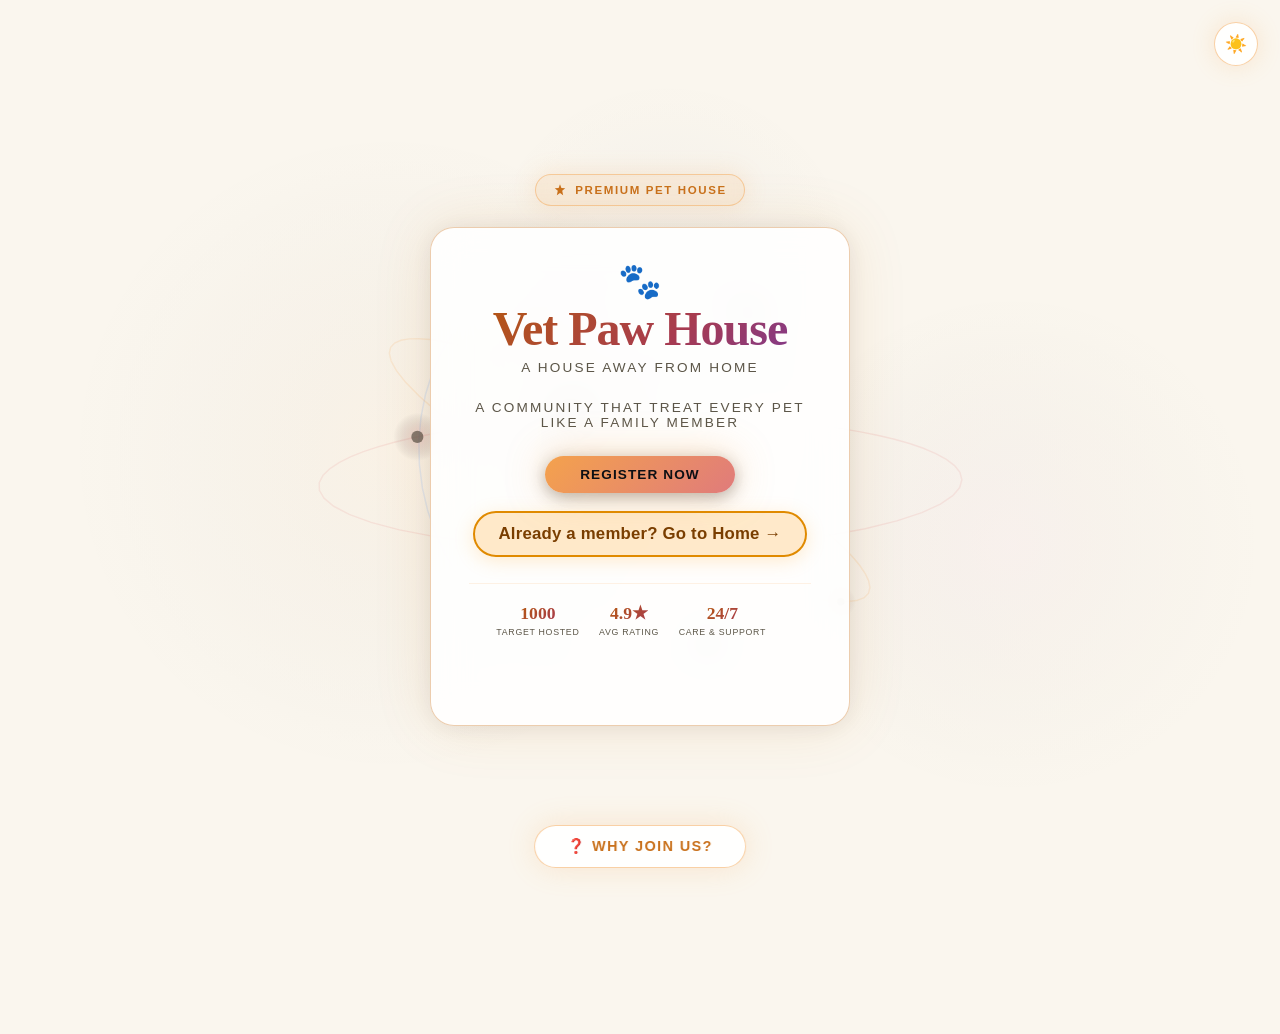
<file: index.html>
<!DOCTYPE html>
<html lang="en">
<head>
    <meta charset="UTF-8">
    <meta name="viewport" content="width=device-width, initial-scale=1.0">
    <title>Vet Paw House</title>
    <link rel="stylesheet" href="index.css">
    <style>
      .link-already-member {
        display: inline-flex;
        align-items: center;
        gap: 8px;
        margin-top: 18px;
        padding: 11px 24px;
        font-size: 1.05rem;
        font-weight: 600;
        letter-spacing: 0.2px;
        color: #fff;
        text-decoration: none;
        border-radius: 999px;
        border: 2px solid #ffb347;
        background: rgba(255, 179, 71, 0.18);
        box-shadow: 0 0 0 0 rgba(255, 179, 71, 0.55), 0 4px 18px rgba(255, 179, 71, 0.25);
        text-shadow: 0 1px 3px rgba(0, 0, 0, 0.45);
        animation: memberPulse 2.4s ease-out infinite;
        transition: background 0.2s ease, color 0.2s ease, transform 0.2s ease, box-shadow 0.2s ease;
      }
      .link-already-member:hover,
      .link-already-member:focus-visible {
        background: #ffb347;
        color: #1c1408;
        text-shadow: none;
        transform: translateY(-2px);
        box-shadow: 0 8px 24px rgba(255, 179, 71, 0.45);
        animation: none;
        outline: none;
      }
      [data-theme="light"] .link-already-member {
        color: #7a3e00;
        background: rgba(255, 179, 71, 0.28);
        border-color: #e08a00;
        text-shadow: none;
      }
      [data-theme="light"] .link-already-member:hover,
      [data-theme="light"] .link-already-member:focus-visible {
        background: #e08a00;
        color: #fff;
      }
      @keyframes memberPulse {
        0%   { box-shadow: 0 0 0 0 rgba(255, 179, 71, 0.55), 0 4px 18px rgba(255, 179, 71, 0.25); }
        70%  { box-shadow: 0 0 0 12px rgba(255, 179, 71, 0), 0 4px 18px rgba(255, 179, 71, 0.25); }
        100% { box-shadow: 0 0 0 0 rgba(255, 179, 71, 0), 0 4px 18px rgba(255, 179, 71, 0.25); }
      }
      @media (prefers-reduced-motion: reduce) {
        .link-already-member { animation: none; }
      }
      /* footer — same links as the home page, Terms and Privacy pages */
      .site-footer {
        position: relative; z-index: 2; text-align: center;
        padding: 1.6rem 1rem 4.5rem; font-size: 0.85rem; color: var(--link-muted);
      }
      .site-footer p + p { margin-top: 0.4rem; }
      .site-footer a { color: var(--link-muted); text-decoration: none; margin: 0 0.35rem; transition: color 0.2s ease; }
      .site-footer a:hover { color: var(--link-muted-hover); text-decoration: underline; }
    </style>
</head>
<body>
 
  <!-- STEP 2: MAIN LANDING BACKGROUND & CONTENT -->
  <canvas id="bg-canvas"></canvas>

  <!-- Light / Dark mode toggle -->
  <button class="theme-toggle" id="themeToggle" onclick="toggleTheme()" aria-label="Toggle light/dark mode">🌙</button>
 
  <div class="page">
    <section class="hero">
      
      <div class="premium-badge">
        <svg viewBox="0 0 24 24" fill="currentColor"><path d="M12 2l2.4 6.6L21 9l-5.2 4.4L17.4 21 12 17.3 6.6 21l1.6-7.6L3 9l6.6-.4L12 2z"/></svg>
        Premium Pet House
      </div>
   
      <div class="hero-glass">
        <div class="paw-icon">🐾</div>
        <h1 class="brand">Vet Paw House</h1>
        <p class="tagline">A House Away From Home</p>
        <p class="tagline">a community that treat every pet like a family member</p>
        <a href="registration.html" class="btn-register">Register Now</a>
        <a href="home.html" class="link-already-member">Already a member? Go to Home →</a>
   
        <div class="stats-strip">
          <div class="stat-item">
            <div class="stat-num">1000</div>
            <div class="stat-label">target Hosted</div>
          </div>
          <div class="stat-item">
            <div class="stat-num">4.9★</div>
            <div class="stat-label">Avg Rating</div>
          </div>
          <div class="stat-item">
            <div class="stat-num">24/7</div>
            <div class="stat-label">Care & Support</div>
          </div>
          <!--<div class="stat-item">
            <div class="stat-num">12 yrs</div>
            <div class="stat-label">Of Experience</div>
          </div> -->
          <br>
          <br>
          <br> 
          <br>
          <br>        
        </div>
      </div>
    </section>
  </div>
   

   
  <!-- Why Join Us Button -->  
  <div class="why-btn-wrap">    
    <button class="btn-why" onclick="openModal()">❓ Why Join Us?</button>    
  </div>
   
  <!-- Why Join Modal -->
  <div class="modal-overlay" id="modal" onclick="closeModalOutside(event)">
    <div class="modal">
      <h2>What You Get With Vet Paw House 🐾</h2>
      <div class="reason">
        <div class="reason-icon">💉</div>
        <div>
          <h3>Vaccination Schedule</h3>
          <p>Your pet's full vaccination schedule in one place — see what's done, what's due, and what was missed.</p>
        </div>
      </div>
      <div class="reason">
        <div class="reason-icon">📲</div>
        <div>
          <h3>Vaccine Reminders on WhatsApp</h3>
          <p>Never miss a shot — we send a WhatsApp reminder before every upcoming vaccination date.</p>
        </div>
      </div>
      <div class="reason">
        <div class="reason-icon">🪱</div>
        <div>
          <h3>Deworming Schedule</h3>
          <p>Stay on top of routine deworming with a clear schedule tailored to your pet's needs.</p>
        </div>
      </div>
      <div class="reason">
        <div class="reason-icon">💬</div>
        <div>
          <h3>Deworming Reminders on WhatsApp</h3>
          <p>Get a WhatsApp reminder before each deworming date so treatments are never late.</p>
        </div>
      </div>
      <div class="reason">
        <div class="reason-icon">⚖️</div>
        <div>
          <h3>Monthly Body Condition Score (BCS)</h3>
          <p>Track your pet's weight and body condition every month to catch health changes early.</p>
        </div>
      </div>
      <div class="reason">
        <div class="reason-icon">📸</div>
        <div>
          <h3>Memory Gallery</h3>
          <p>A private gallery to hold every photo and milestone from your pet's stay with us.</p>
        </div>
      </div>
      <div class="reason">
        <div class="reason-icon">🪪</div>
        <div>
          <h3>Pet ID Card</h3>
          <p>A digital ID card for your pet with their photo, name, breed, age, and your contact details.</p>
        </div>
      </div>
      <div class="reason">
        <div class="reason-icon">📱</div>
        <div>
          <h3>QR Code Scanner</h3>
          <p>Every pet gets a QR code — scan it to open your pet's profile instantly, even from a collar tag.</p>
        </div>
      </div>
      <div class="reason">
        <div class="reason-icon">⬇️</div>
        <div>
          <h3>Downloadable ID Card &amp; QR Code</h3>
          <p>Download your pet's ID card and QR code as images to print, share, or keep on your phone.</p>
        </div>
      </div>
      <div class="reason">
        <div class="reason-icon">🔒</div>
        <div>
          <h3>Secure Document Locker</h3>
          <p>Keep vet records, prescriptions, and certificates safe in one encrypted, always-accessible place.</p>
        </div>
      </div>
      <div class="reason">
        <div class="reason-icon">🎧</div>
        <div>
          <h3>DELTA:the Vet Paw House Marketplace <span class="launched-badge">DELTA series — launched</span></h3>
          <p>DELTA: buy and sell pet gear directly with other pet owners in our community marketplace.</p>
        </div>
      </div>
      <div class="reason">
        <div class="reason-icon">🛂</div>
        <div>
          <h3>BETA WAVES:Digital Pet Passport <span class="coming-soon-badge">Coming Soon</span></h3>
          <p>One digital ID for your pet's health history, travel records, and identity — always with you.</p>
        </div>
      </div>
      <div class="reason">
        <div class="reason-icon">🛍️</div>
        <div>
          <h3>Audio Call With Experts <span class="launched-badge">live now</span></h3>
          <p>Talk directly with vets and pet-care experts for guidance whenever you need it.</p>
        </div>
      </div>
      <button class="modal-close" onclick="closeModal()">Got It — Register Now 🐾</button>
    </div>
  </div>
   
  <footer class="site-footer">
    <p>© <span id="footerYear"></span> Vet Paw House. All rights reserved.</p>
    <p><a href="terms.html">Terms &amp; Conditions</a> · <a href="privacy.html">Privacy Policy</a> · <a href="home.html">Home</a></p>
  </footer>

  <script>
    // System to trigger transition between welcome screen and landing page
    function dismissWelcome() {
      document.getElementById('welcomeIntro').classList.add('dismissed');
    }

    const canvas = document.getElementById('bg-canvas');
    const ctx    = canvas.getContext('2d');
     
    let W, H;
    const FOCAL = 560;

    // Read the current theme's canvas colors from CSS variables so the
    // background particle field matches light/dark mode.
    function themeColor(varName, fallback) {
      const v = getComputedStyle(document.documentElement).getPropertyValue(varName).trim();
      return v || fallback;
    }
    function hexToRgb(hex) {
      const h = hex.replace('#','');
      const n = h.length === 3
        ? h.split('').map(c => c + c).join('')
        : h;
      const num = parseInt(n, 16);
      return [(num >> 16) & 255, (num >> 8) & 255, num & 255];
    }
     
    const COLS = [
      [244,162, 77],
      [224,123,123],
      [201,111,208],
      [100,160,255],
    ];
     
    function resize() {
      W = canvas.width  = window.innerWidth;
      H = canvas.height = window.innerHeight;
    }
     
    function mkRing(i) {
      const col = COLS[i % COLS.length];
      return {
        radius: 180 + i * 70,
        tilt:   (i * 0.6) + Math.random() * 0.4,
        spin:   (Math.random() - .5) * 0.012 + 0.004,
        rot:    Math.random() * Math.PI * 2,
        points: 64,
        col,
        nodeOffset: Math.random() * Math.PI * 2,
      };
    }
     
    let rings = [];
    function init() {
      rings = Array.from({length: 6}, (_, i) => mkRing(i));
    }
     
    let mouse = { x: 0, y: 0, tx: 0, ty: 0 };
    let camRotY = 0, camRotX = 0.25;
     
    function project3D(x, y, z) {
      const cosY = Math.cos(camRotY), sinY = Math.sin(camRotY);
      let x1 = x * cosY - z * sinY;
      let z1 = x * sinY + z * cosY;
     
      const cosX = Math.cos(camRotX), sinX = Math.sin(camRotX);
      let y1 = y * cosX - z1 * sinX;
      let z2 = y * sinX + z1 * cosX;
     
      const scale = FOCAL / (FOCAL + z2 + 500);
      return {
        sx: W * .5 + x1 * scale,
        sy: H * .5 + y1 * scale,
        scale,
        z: z2,
      };
    }
     
    function drawBlobs(t) {
      const blobs = [
        { cx: W*.30 + Math.sin(t*.30)*110, cy: H*.42 + Math.cos(t*.20)*75, r: 320, col:'244,162,77', a:.07 },
        { cx: W*.72 + Math.cos(t*.25)* 90, cy: H*.60 + Math.sin(t*.32)*65, r: 250, col:'201,111,208',a:.07 },
        { cx: W*.52 + Math.sin(t*.18)* 70, cy: H*.24 + Math.cos(t*.22)*55, r: 190, col:'100,160,255',a:.05 },
      ];
      blobs.forEach(({cx,cy,r,col,a}) => {
        const g = ctx.createRadialGradient(cx,cy,0,cx,cy,r);
        g.addColorStop(0, `rgba(${col},${a})`);
        g.addColorStop(1, 'transparent');
        ctx.fillStyle = g; ctx.fillRect(0,0,W,H);
      });
    }
     
    function drawVignette() {
      const g = ctx.createRadialGradient(W/2,H/2,H*.06,W/2,H/2,H*.80);
      g.addColorStop(0, themeColor('--vignette-inner', 'rgba(13,15,20,0)'));
      g.addColorStop(1, themeColor('--vignette-outer', 'rgba(13,15,20,.85)'));
      ctx.fillStyle = g; ctx.fillRect(0,0,W,H);
    }
     
    let t = 0;
    function animate() {
      requestAnimationFrame(animate);
      t += .007;
     
      camRotY += (mouse.tx - camRotY) * .02;
      camRotX += (mouse.ty - camRotX) * .02;
     
      ctx.fillStyle = themeColor('--canvas-bg', '#0d0f14');
      ctx.fillRect(0,0,W,H);
      drawBlobs(t);
     
      const drawables = [];
     
      rings.forEach(ring => {
        ring.rot += ring.spin;
        const pts = [];
        for (let p = 0; p <= ring.points; p++) {
          const a = (p / ring.points) * Math.PI * 2;
          const rx = Math.cos(a) * ring.radius;
          const ry = Math.sin(a) * ring.radius * Math.sin(ring.tilt);
          const rz = Math.sin(a) * ring.radius * Math.cos(ring.tilt);
     
          const cs = Math.cos(ring.rot), sn = Math.sin(ring.rot);
          const fx = rx * cs - rz * sn;
          const fz = rx * sn + rz * cs;
     
          pts.push(project3D(fx, ry, fz));
        }
        const avgZ = pts.reduce((s,p)=>s+p.z,0) / pts.length;
        drawables.push({ ring, pts, avgZ });
     
        const na = ring.nodeOffset + t * 1.3;
        const nrx = Math.cos(na) * ring.radius;
        const nry = Math.sin(na) * ring.radius * Math.sin(ring.tilt);
        const nrz = Math.sin(na) * ring.radius * Math.cos(ring.tilt);
        const cs = Math.cos(ring.rot), sn = Math.sin(ring.rot);
        const nfx = nrx * cs - nrz * sn;
        const nfz = nrx * sn + nrz * cs;
        const node = project3D(nfx, nry, nfz);
        drawables.push({ node, ring, avgZ: node.z, isNode: true });
      });
     
      drawables.sort((a,b) => a.avgZ - b.avgZ);
     
      drawables.forEach(d => {
        if (d.isNode) {
          const { node, ring } = d;
          const depth = Math.max(0, Math.min(1, (node.z + 500) / 900));
          const r = (3 + depth * 4);
          const alpha = .25 + depth * .6;
          const halo = ctx.createRadialGradient(node.sx, node.sy, 0, node.sx, node.sy, r*4);
          halo.addColorStop(0, `rgba(${ring.col[0]},${ring.col[1]},${ring.col[2]},${(alpha*.5).toFixed(3)})`);
          halo.addColorStop(1, 'transparent');
          ctx.fillStyle = halo;
          ctx.beginPath(); ctx.arc(node.sx, node.sy, r*4, 0, Math.PI*2); ctx.fill();
     
          const nodeRgb = document.documentElement.getAttribute('data-theme') === 'light' ? '40,32,24' : '255,255,255';
          ctx.fillStyle = `rgba(${nodeRgb},${(alpha).toFixed(3)})`;
          ctx.beginPath(); ctx.arc(node.sx, node.sy, Math.max(r,1), 0, Math.PI*2); ctx.fill();
        } else {
          const { ring, pts } = d;
          const depth = Math.max(0, Math.min(1, (d.avgZ + 500) / 900));
          const alpha = .08 + depth * .22;
          ctx.beginPath();
          ctx.strokeStyle = `rgba(${ring.col[0]},${ring.col[1]},${ring.col[2]},${alpha.toFixed(3)})`;
          ctx.lineWidth = .8 + depth * 1.2;
          pts.forEach((p, idx) => idx === 0 ? ctx.moveTo(p.sx, p.sy) : ctx.lineTo(p.sx, p.sy));
          ctx.stroke();
        }
      });
     
      drawVignette();
    }
     
    canvas.addEventListener('mousemove', e => {
      mouse.tx = ((e.clientX / W) - .5) * 0.6;
      mouse.ty = 0.25 + ((e.clientY / H) - .5) * 0.4;
    });
    canvas.addEventListener('mouseleave', () => { mouse.tx = 0; mouse.ty = 0.25; });
     
    canvas.addEventListener('click', e => {
      canvas.style.pointerEvents = 'none';
      const el = document.elementFromPoint(e.clientX, e.clientY);
      if (el && el !== canvas) el.click();
      setTimeout(() => canvas.style.pointerEvents = 'all', 0);
    });
     
    // Mouse tracking vectors for pet orientation sways
    const petWraps = document.querySelectorAll('.pet-img-wrap');
    window.addEventListener('mousemove', (e) => {
      const mx = (e.clientX / window.innerWidth - 0.5) * 2;
      const my = (e.clientY / window.innerHeight - 0.5) * 2;
      petWraps.forEach(el => {
        el.style.setProperty('--tiltY', (mx * 12).toFixed(2) + 'deg');
        el.style.setProperty('--tiltX', (-my * 8).toFixed(2) + 'deg');
      });
    });

    // Carousel loops for cycling pet species images
    function setupPetRotation(cornerSelector) {
      const images = document.querySelectorAll(`${cornerSelector} .pet-img`);
      let currentIndex = 0;

      setInterval(() => {
        images[currentIndex].classList.remove('active');
        currentIndex = (currentIndex + 1) % images.length;
        images[currentIndex].classList.add('active');
      }, 4500);
    }

    setupPetRotation('.pet-corner.left');
    setupPetRotation('.pet-corner.right');
     
    function openModal()  { document.getElementById('modal').classList.add('open'); }
    function closeModal() { document.getElementById('modal').classList.remove('open'); }
    function closeModalOutside(e) { if (e.target === document.getElementById('modal')) closeModal(); }

    // ---------- Light / Dark theme toggle ----------
    function applyTheme(theme) {
      document.documentElement.setAttribute('data-theme', theme);
      const btn = document.getElementById('themeToggle');
      if (btn) btn.textContent = theme === 'light' ? '☀️' : '🌙';
      try { localStorage.setItem('paw-house-theme', theme); } catch (e) {}
    }
    function toggleTheme() {
      const current = document.documentElement.getAttribute('data-theme') === 'light' ? 'light' : 'dark';
      applyTheme(current === 'light' ? 'dark' : 'light');
    }
    (function initTheme() {
      let saved = null;
      try { saved = localStorage.getItem('paw-house-theme'); } catch (e) {}
      applyTheme(saved || 'light');
    })();
     
    document.getElementById('footerYear').textContent = new Date().getFullYear();

    resize();
    init();
    animate();
    window.addEventListener('resize', () => { resize(); init(); });
  </script>
</body>
</html>
</file>
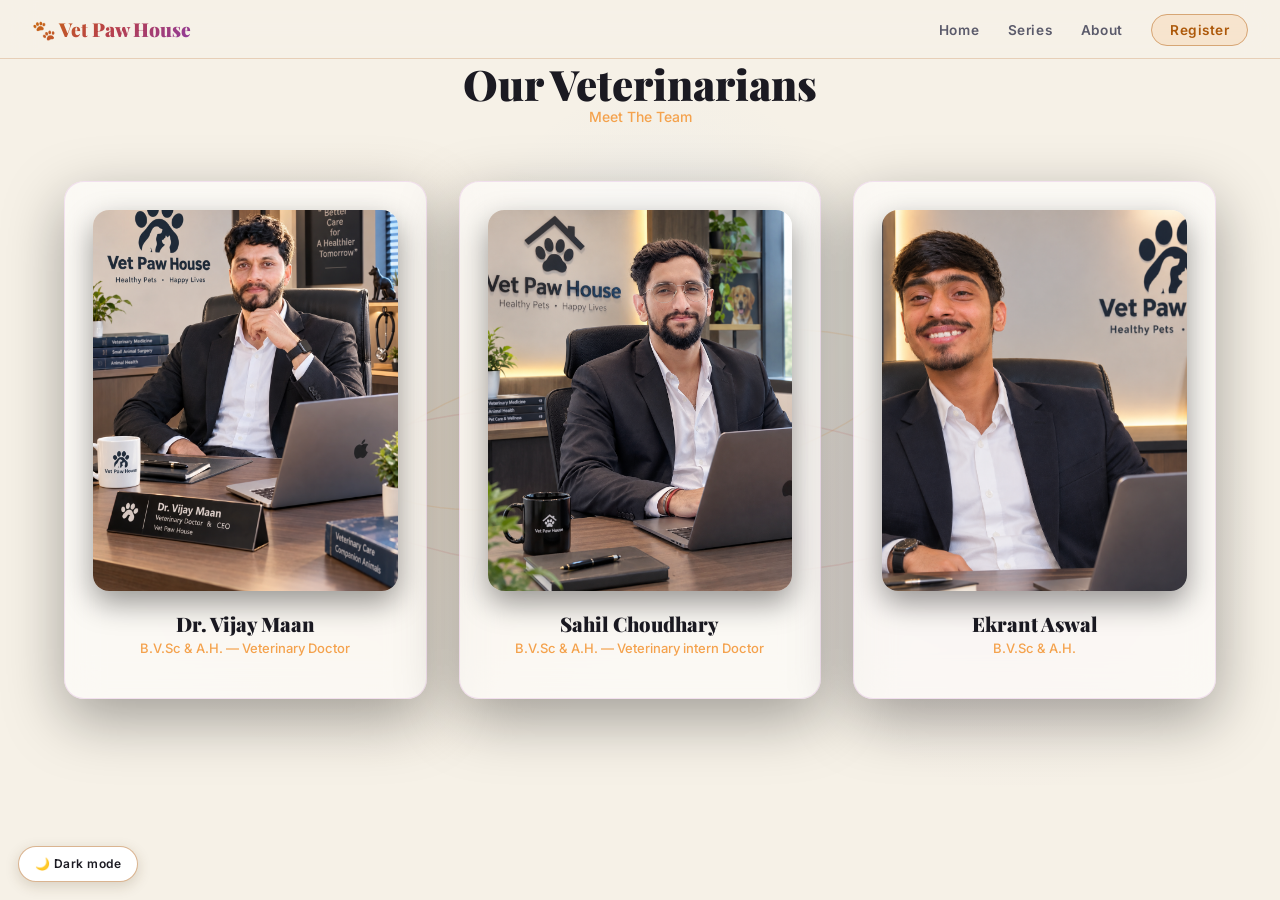
<file: about.html>
<!DOCTYPE html>
<html lang="en">
<head>
  <meta charset="UTF-8">
  <meta name="viewport" content="width=device-width, initial-scale=1.0">
  <title>Vet Paw House — About</title>
  <link rel="preconnect" href="https://fonts.googleapis.com">
  <link href="https://fonts.googleapis.com/css2?family=Playfair+Display:wght@700;900&family=Inter:wght@300;400;500;600;700&family=Noto+Sans+Devanagari:wght@400;500;600&display=swap" rel="stylesheet">
  <link rel="stylesheet" href="home.css">
  <script src="theme.js"></script>
  <style>
    /* ===== TEAM PAGE — page-specific styles only.
       Shared nav/canvas/footer rules live in home.css, same as home.html. ===== */

    /* ----- CEO spotlight, shown before the team grid ----- */
    .ceo-section{
      position:relative; z-index:2;
      max-width:1080px; margin:0 auto;
      padding:120px 24px 60px; /* top padding clears the fixed navbar */
    }

    .ceo-card{
      display:grid;
      grid-template-columns:320px 1fr;
      gap:48px;
      align-items:center;
      background:rgba(27,30,39,.55);
      border:1px solid rgba(244,162,77,.18);
      border-radius:20px;
      backdrop-filter:blur(18px);
      -webkit-backdrop-filter:blur(18px);
      padding:40px;
      box-shadow:0 20px 60px rgba(0,0,0,.35);
    }
    :root[data-theme="light"] .ceo-card,
    html:not([data-theme="dark"]) .ceo-card{
      background:rgba(255,255,255,.55);
      border-color:rgba(201,111,208,.18);
    }

    .ceo-photo-wrap{
      position:relative;
      border-radius:16px;
      overflow:hidden;
      aspect-ratio:4/5;
      box-shadow:0 16px 40px rgba(0,0,0,.4);
    }
    .ceo-photo-wrap img{
      width:100%; height:100%; object-fit:cover; display:block;
    }
    .ceo-photo-tag{
      position:absolute; left:16px; bottom:16px;
      font-family:'Inter',sans-serif; font-size:12px; font-weight:600;
      letter-spacing:.02em;
      color:#f6f1e7;
      background:rgba(13,15,20,.55);
      border:1px solid rgba(244,162,77,.35);
      padding:6px 12px; border-radius:999px;
      backdrop-filter:blur(6px);
    }

    .ceo-eyebrow{
      font-family:'Inter',sans-serif; font-size:14px; font-weight:500;
      color:#f4a24d; margin:0 0 10px;
    }
    .ceo-name{
      font-family:'Playfair Display',serif; font-weight:900;
      font-size:clamp(26px,3.2vw,36px); line-height:1.15;
      margin:0 0 6px; color:inherit;
    }
    .ceo-credential{
      font-family:'Inter',sans-serif; font-size:15px; font-weight:500;
      color:rgba(246,241,231,.75); margin:0 0 22px;
    }
    :root[data-theme="light"] .ceo-credential,
    html:not([data-theme="dark"]) .ceo-credential{
      color:rgba(30,25,20,.65);
    }

    .ceo-bio{
      font-family:'Inter',sans-serif; font-weight:300; font-size:16px;
      line-height:1.7; max-width:56ch;
      color:rgba(246,241,231,.85); margin:0 0 28px;
    }
    :root[data-theme="light"] .ceo-bio,
    html:not([data-theme="dark"]) .ceo-bio{
      color:rgba(30,25,20,.78);
    }

    .ceo-quote{
      border-left:2px solid #f4a24d;
      padding:4px 0 4px 22px;
      margin:0;
    }
    .ceo-quote-hi{
      font-family:'Noto Sans Devanagari','Inter',sans-serif;
      font-weight:500; font-size:19px; line-height:1.85;
      color:#f4a24d; margin:0 0 8px;
    }
    .ceo-quote-en{
      font-family:'Inter',sans-serif; font-weight:300; font-style:italic;
      font-size:14px; line-height:1.6;
      color:rgba(246,241,231,.6); margin:0;
    }
    :root[data-theme="light"] .ceo-quote-en,
    html:not([data-theme="dark"]) .ceo-quote-en{
      color:rgba(30,25,20,.55);
    }

    @media (max-width:760px){
      .ceo-card{
        grid-template-columns:1fr;
        padding:28px 24px;
        gap:28px;
      }
      .ceo-photo-wrap{ max-width:260px; margin:0 auto; }
      .ceo-eyebrow, .ceo-name, .ceo-credential{ text-align:center; }
    }

    .team-section{
      position:relative; z-index:2;
      max-width:1200px; margin:0 auto;
      padding:40px 24px 100px;
    }

    .team-heading{ text-align:center; margin:0 0 56px; }
    .team-eyebrow{
      font-family:'Inter',sans-serif; font-size:14px; font-weight:500;
      color:#f4a24d; margin:0 0 10px;
    }
    .team-title{
      font-family:'Playfair Display',serif; font-weight:900;
      font-size:clamp(28px,3.6vw,42px); line-height:1.15;
      margin:0; color:inherit;
    }

    /* Auto-flowing grid: add as many .team-card blocks as you like later,
       this will keep wrapping them into rows on its own — no layout edits needed. */
    .team-grid{
      display:grid;
      grid-template-columns:repeat(auto-fit, minmax(240px, 1fr));
      gap:32px;
    }

    .team-card{
      background:rgba(27,30,39,.55);
      border:1px solid rgba(244,162,77,.18);
      border-radius:20px;
      backdrop-filter:blur(18px);
      -webkit-backdrop-filter:blur(18px);
      padding:28px;
      box-shadow:0 20px 60px rgba(0,0,0,.35);
      text-align:center;
    }
    :root[data-theme="light"] .team-card,
    html:not([data-theme="dark"]) .team-card{
      background:rgba(255,255,255,.55);
      border-color:rgba(201,111,208,.18);
    }

    .team-photo-wrap{
      position:relative;
      border-radius:16px;
      overflow:hidden;
      aspect-ratio:4/5;
      box-shadow:0 12px 30px rgba(0,0,0,.4);
      margin:0 0 20px;
    }
    .team-photo-wrap img{
      width:100%; height:100%; object-fit:cover; display:block;
    }

    .team-name{
      font-family:'Playfair Display',serif; font-weight:900;
      font-size:20px; line-height:1.25;
      margin:0 0 4px; color:inherit;
    }
    .team-credential{
      font-family:'Inter',sans-serif; font-size:13px; font-weight:500;
      color:#f4a24d; margin:0 0 14px;
    }
    .team-bio{
      font-family:'Inter',sans-serif; font-weight:300; font-size:14.5px;
      line-height:1.6;
      color:rgba(246,241,231,.8); margin:0;
    }
    :root[data-theme="light"] .team-bio,
    html:not([data-theme="dark"]) .team-bio{
      color:rgba(30,25,20,.72);
    }

    @media (max-width:760px){
      .team-grid{ grid-template-columns:repeat(auto-fit, minmax(200px, 1fr)); gap:24px; }
      .team-card{ padding:22px; }
    }
  </style>
</head>
<body>

  <canvas id="bg-canvas"></canvas>

  <!-- NAVBAR -->
  <nav class="navbar">
    <a href="home.html" class="nav-logo">🐾 Vet Paw House</a>
    <ul class="nav-links">
      <li><a href="home.html"><span class="nav-text">Home</span></a></li>
      <li><a href="series.html"><span class="nav-text">Series</span></a></li>
      <li><a href="about.html"><span class="nav-text">About</span></a></li>
      <li class="nav-register"><a href="index.html" class="nav-cta">Register</a></li>
    </ul>
    <button class="nav-dots" id="navDots" type="button" aria-label="Open menu" aria-expanded="false" aria-controls="navMenu"><span></span><span></span><span></span></button>
    <div class="nav-menu" id="navMenu" aria-label="Site menu"></div>
  </nav>

  <!-- CEO --
  <section class="ceo-section" id="ceo-section">
    <div class="ceo-card">
      <div class="ceo-photo-wrap">
        <img src="ceo.png" alt="Dr. Vijay Maan, Veterinary Doctor and CEO of Vet Paw House">
        <span class="ceo-photo-tag">CEO</span>
      </div>
      <div class="ceo-content">
        <p class="ceo-eyebrow">CEO</p>
        <h1 class="ceo-name">Dr. Vijay Maan</h1>
        <p class="ceo-credential">B.V.Sc &amp; A.H. — Veterinary Doctor</p>
        <p class="ceo-bio">
          Dr. Vijay Maan leads Vet Paw House with a mission to bring modern
          veterinary care and genuine love for animals under one roof. With a
          background in Veterinary Science and Animal Husbandry, he oversees
          the clinic's work to keep every registered pet healthy, tracked,
          and cared for — one wagging tail at a time.
        </p>
        <blockquote class="ceo-quote">
          <p class="ceo-quote-hi">I refuse to die, I will figure out it</p>
          
        </blockquote>
      </div>
    </div>
  </section> -->

  <!-- OUR TEAM -->
  <section class="team-section" id="team-section">
    <div class="team-heading"> 
      <br>     
      <h1 class="team-title">Our Veterinarians</h1>
      <p class="team-eyebrow">Meet The Team</p>
    </div>

    <div class="team-grid">
      <!-- TEAM CARD — copy this whole <div class="team-card">...</div> block
           and paste it again inside .team-grid to add another vet later.
           Just change the img src, alt, name, credential and bio line. -->
      <div class="team-card">
        <div class="team-photo-wrap">
          <img src="ceo.png" alt="Dr. Vet One, Veterinarian at Vet Paw House">
        </div>
        <h2 class="team-name">Dr. Vijay Maan</h2>
        <p class="team-credential">B.V.Sc &amp; A.H. — Veterinary Doctor</p>        
      </div>

      <div class="team-card">
        <div class="team-photo-wrap">
          <img src="founder.jpg" alt="Dr. Vet Two, Veterinarian at Vet Paw House">
        </div>
        <h2 class="team-name"> Sahil Choudhary</h2>
        <p class="team-credential">B.V.Sc &amp; A.H. — Veterinary intern Doctor</p>        
      </div>

     

      <div class="team-card">
        <div class="team-photo-wrap">
          <img src="ekrant.png" alt="Dr. Vet Four, Veterinarian at Vet Paw House">
        </div>
        <h2 class="team-name"> Ekrant Aswal</h2>
        <p class="team-credential">B.V.Sc &amp; A.H. </p>       
      </div>

      

      


      

       

     






    </div>
  </section>

  <footer>
    <p>© <span id="year"></span> Vet Paw House. All rights reserved.</p>
    <p><a href="terms.html">Terms &amp; Conditions</a> · <a href="privacy.html">Privacy Policy</a> · <a href="index.html">Home</a></p>
  </footer>

<script>
  /* ===== BACKGROUND CANVAS — identical to home.html so the page feels continuous ===== */
  const canvas = document.getElementById('bg-canvas');
  const ctx = canvas.getContext('2d');
  let W, H;
  function isDark(){ return document.documentElement.getAttribute('data-theme') === 'dark'; }
  const FOCAL = 560;
  const COLS = [[244,162,77],[224,123,123],[201,111,208],[100,160,255]];
  function resize(){ W = canvas.width = window.innerWidth; H = canvas.height = window.innerHeight; }
  function mkRing(i){ const col=COLS[i%COLS.length]; return {radius:180+i*70,tilt:(i*0.6)+Math.random()*0.4,spin:(Math.random()-.5)*0.012+0.004,rot:Math.random()*Math.PI*2,points:64,col,nodeOffset:Math.random()*Math.PI*2}; }
  let rings=[];
  function init(){ rings=Array.from({length:6},(_,i)=>mkRing(i)); }
  let mouse={tx:0,ty:0.25}, camRotY=0, camRotX=0.25;
  function project3D(x,y,z){ const cosY=Math.cos(camRotY),sinY=Math.sin(camRotY); let x1=x*cosY-z*sinY,z1=x*sinY+z*cosY; const cosX=Math.cos(camRotX),sinX=Math.sin(camRotX); let y1=y*cosX-z1*sinX,z2=y*sinX+z1*cosX; const scale=FOCAL/(FOCAL+z2+500); return{sx:W*.5+x1*scale,sy:H*.5+y1*scale,scale,z:z2}; }
  function drawBlobs(t){ const dk=isDark(); [{cx:W*.30+Math.sin(t*.30)*110,cy:H*.42+Math.cos(t*.20)*75,r:320,col:'244,162,77',a:.07},{cx:W*.72+Math.cos(t*.25)*90,cy:H*.60+Math.sin(t*.32)*65,r:250,col:'201,111,208',a:.07},{cx:W*.52+Math.sin(t*.18)*70,cy:H*.24+Math.cos(t*.22)*55,r:190,col:'100,160,255',a:.05}].forEach(({cx,cy,r,col,a})=>{ const g=ctx.createRadialGradient(cx,cy,0,cx,cy,r); g.addColorStop(0,`rgba(${col},${dk?a:a*1.5})`); g.addColorStop(1,dk?'transparent':`rgba(${col},0)`); ctx.fillStyle=g; ctx.fillRect(0,0,W,H); }); }
  function drawVignette(){ const dk=isDark(); const g=ctx.createRadialGradient(W/2,H/2,H*.06,W/2,H/2,H*.80); g.addColorStop(0,dk?'rgba(13,15,20,0)':'rgba(246,241,231,0)'); g.addColorStop(1,dk?'rgba(13,15,20,.85)':'rgba(246,241,231,.7)'); ctx.fillStyle=g; ctx.fillRect(0,0,W,H); }
  let t=0;
  function animate(){ requestAnimationFrame(animate); t+=.007; camRotY+=(mouse.tx-camRotY)*.02; camRotX+=(mouse.ty-camRotX)*.02; const dk=isDark(); ctx.fillStyle=dk?'#0d0f14':'#f6f1e7'; ctx.fillRect(0,0,W,H); drawBlobs(t); const drawables=[]; rings.forEach(ring=>{ ring.rot+=ring.spin; const pts=[]; for(let p=0;p<=ring.points;p++){ const a=(p/ring.points)*Math.PI*2; const rx=Math.cos(a)*ring.radius,ry=Math.sin(a)*ring.radius*Math.sin(ring.tilt),rz=Math.sin(a)*ring.radius*Math.cos(ring.tilt); const cs=Math.cos(ring.rot),sn=Math.sin(ring.rot); pts.push(project3D(rx*cs-rz*sn,ry,rx*sn+rz*cs)); } const avgZ=pts.reduce((s,p)=>s+p.z,0)/pts.length; drawables.push({ring,pts,avgZ}); const na=ring.nodeOffset+t*1.3; const nrx=Math.cos(na)*ring.radius,nry=Math.sin(na)*ring.radius*Math.sin(ring.tilt),nrz=Math.sin(na)*ring.radius*Math.cos(ring.tilt); const cs=Math.cos(ring.rot),sn=Math.sin(ring.rot); const node=project3D(nrx*cs-nrz*sn,nry,nrx*sn+nrz*cs); drawables.push({node,ring,avgZ:node.z,isNode:true}); }); drawables.sort((a,b)=>a.avgZ-b.avgZ); drawables.forEach(d=>{ if(d.isNode){ const{node,ring}=d; const depth=Math.max(0,Math.min(1,(node.z+500)/900)); const r=3+depth*4,alpha=.25+depth*.6; const halo=ctx.createRadialGradient(node.sx,node.sy,0,node.sx,node.sy,r*4); halo.addColorStop(0,`rgba(${ring.col[0]},${ring.col[1]},${ring.col[2]},${(alpha*.5).toFixed(3)})`); halo.addColorStop(1,dk?'transparent':`rgba(${ring.col[0]},${ring.col[1]},${ring.col[2]},0)`); ctx.fillStyle=halo; ctx.beginPath(); ctx.arc(node.sx,node.sy,r*4,0,Math.PI*2); ctx.fill(); ctx.fillStyle=dk?`rgba(255,255,255,${alpha.toFixed(3)})`:`rgba(${ring.col[0]},${ring.col[1]},${ring.col[2]},${Math.min(1,alpha+.25).toFixed(3)})`; ctx.beginPath(); ctx.arc(node.sx,node.sy,Math.max(r,1),0,Math.PI*2); ctx.fill(); } else { const{ring,pts}=d; const depth=Math.max(0,Math.min(1,(d.avgZ+500)/900)); ctx.beginPath(); ctx.strokeStyle=`rgba(${ring.col[0]},${ring.col[1]},${ring.col[2]},${(.08+depth*.22).toFixed(3)})`; ctx.lineWidth=.8+depth*1.2; pts.forEach((p,idx)=>idx===0?ctx.moveTo(p.sx,p.sy):ctx.lineTo(p.sx,p.sy)); ctx.stroke(); } }); drawVignette(); }
  window.addEventListener('mousemove',e=>{ mouse.tx=((e.clientX/W)-.5)*0.6; mouse.ty=0.25+((e.clientY/H)-.5)*0.4; });
  window.addEventListener('mouseleave',()=>{ mouse.tx=0; mouse.ty=0.25; });
  resize(); init(); animate();
  let lastW=window.innerWidth;
  window.addEventListener('resize',()=>{ resize(); if(window.innerWidth!==lastW){ lastW=window.innerWidth; init(); } });

  /* ===== MOBILE NAV — same 3-dots pattern as home.html ===== */
  (function () {
    const nav  = document.querySelector('.navbar');
    const dots = document.getElementById('navDots');
    const menu = document.getElementById('navMenu');
    document.querySelectorAll('.nav-links li:not(.nav-register) a').forEach(a => {
      menu.appendChild(a.cloneNode(true));
    });
    function setOpen(open) {
      nav.classList.toggle('menu-open', open);
      dots.setAttribute('aria-expanded', String(open));
      dots.setAttribute('aria-label', open ? 'Close menu' : 'Open menu');
    }
    dots.addEventListener('click', e => { e.stopPropagation(); setOpen(!nav.classList.contains('menu-open')); });
    menu.addEventListener('click', e => { if (e.target.closest('a')) setOpen(false); });
    document.addEventListener('click', e => { if (!nav.contains(e.target)) setOpen(false); });
    document.addEventListener('keydown', e => { if (e.key === 'Escape') setOpen(false); });
    window.addEventListener('resize', () => { if (window.innerWidth > 767) setOpen(false); });
  })();

  /* ===== FOOTER YEAR ===== */
  document.getElementById('year').textContent = new Date().getFullYear();
</script>
</body>
</html>
</file>
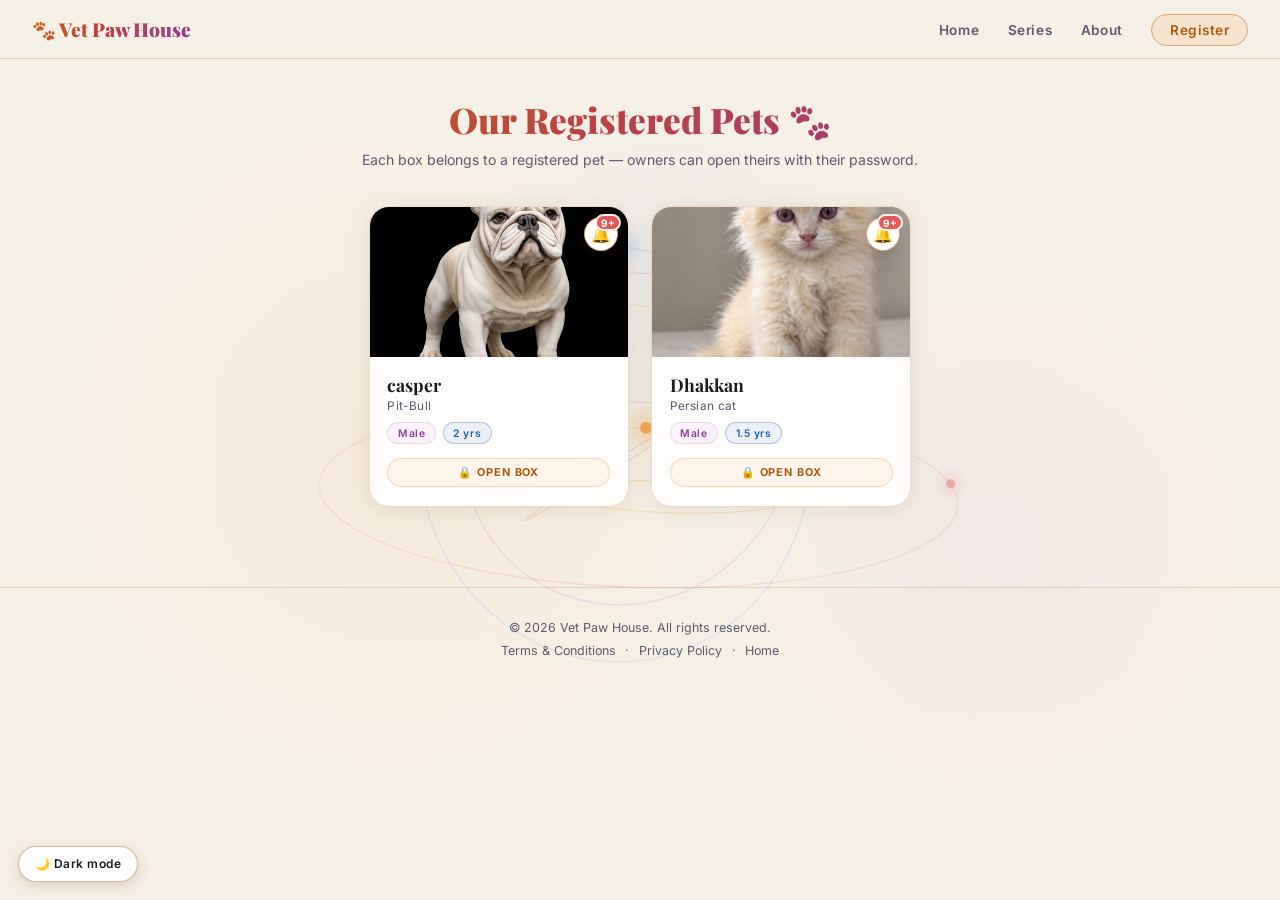
<file: home.html>
<!DOCTYPE html>
<html lang="en">
<head>
  <meta charset="UTF-8">
  <meta name="viewport" content="width=device-width, initial-scale=1.0">
  <title>Vet Paw House — Home</title>
  <link rel="preconnect" href="https://fonts.googleapis.com">
  <link href="https://fonts.googleapis.com/css2?family=Playfair+Display:wght@700;900&family=Inter:wght@300;400;500;600;700&display=swap" rel="stylesheet">
  <link rel="stylesheet" href="home.css">
  <script src="theme.js"></script>
  <script src="boxlock.js"></script>
  <style>
    /* ===== CARE REMINDER BELL — mirrors the bell on each pet's own page.
       Counted LIVE from the hidden <span> list inside each pet-box below
       (see "CARE REMINDER DATA" comments), NOT from localStorage — that
       way it's always correct even if that pet's own page was never
       opened on this device. Keep each pet's list in sync with the
       vaccination/deworming rows in their petbox.html: delete a <span>
       here the moment that row is marked Done there. ===== */
    .pet-box{ position:relative; }
    .care-bell{
      position:absolute; top:10px; right:10px; z-index:5;
      width:34px; height:34px; border-radius:50%;
      background:#1b1e27; border:1.5px solid rgba(244,162,77,.4);
      display:none; align-items:center; justify-content:center;
      font-size:16px; box-shadow:0 4px 12px rgba(0,0,0,.35);
    }
    .care-bell.show{ display:flex; }
    .care-bell.has-due{ animation:careBellPulse 1.6s ease-in-out infinite; }
    @keyframes careBellPulse{
      0%,100%{ box-shadow:0 4px 12px rgba(0,0,0,.35), 0 0 0 0 rgba(224,90,90,.45); }
      50%{ box-shadow:0 4px 12px rgba(0,0,0,.35), 0 0 0 7px rgba(224,90,90,0); }
    }
    .care-bell-badge{
      position:absolute; top:-4px; right:-4px; min-width:17px; height:17px;
      padding:0 4px; border-radius:9px; background:#e05a5a; color:#fff;
      font-family:'Inter',sans-serif; font-size:10px; font-weight:700;
      display:flex; align-items:center; justify-content:center;
      border:2px solid #0d0f14;
    }
  </style>
</head>
<body>
 
  <canvas id="bg-canvas"></canvas>
 
  <!-- NAVBAR -->
  <nav class="navbar">
    <a href="home.html" class="nav-logo">🐾 Vet Paw House</a>
    <ul class="nav-links">
      <li><a href="home.html"><span class="nav-text">Home</span></a></li>      
      <li><a href="series.html"><span class="nav-text">Series</span></a></li>
      <li><a href="about.html"><span class="nav-text">About</span></a></li>
      <li class="nav-register"><a href="index.html" class="nav-cta">Register</a></li>
    </ul>
    <!-- phones only: 3-dots button; its menu is filled by the script below from the links above -->
    <button class="nav-dots" id="navDots" type="button" aria-label="Open menu" aria-expanded="false" aria-controls="navMenu"><span></span><span></span><span></span></button>
    <div class="nav-menu" id="navMenu" aria-label="Site menu"></div>
  </nav>
 
  <!-- OUR PETS -->
  <section class="pets-section" id="pets-section">
    <div class="sec-head">
      <h2>Our Registered Pets 🐾</h2>
      <p>Each box belongs to a registered pet — owners can open theirs with their password.</p>
    </div>
    <div class="pets-grid">
 
      <!-- ===================== PET BOX — copy & paste this block for each new pet =====================
           To add a new pet:
             1. Copy this block.
             2. Replace every "casper" below with the new pet's id — that's
                data-pet-id, the openBox(...) args, and the two bell
                element ids (careBell-casper / careBellBadge-casper).
             3. Update photo/name/breed/chips further down.
             4. Add that same id as a new entry in pet-schedules.js.
             5. Open make-password.html on your computer, make a lock code for this
                pet's password, and paste it as the FIRST openBox(...) argument here
                (and as BOX_LOCK in that pet's petbox.html). The password itself is
                never written in the page, so it can't be read by viewing the source.
           The bell itself needs NO manual editing beyond renaming those
           two ids — its count is read live from pet-schedules.js, the
           same file the pet's own petbox page reads from. -->
      <div class="pet-box" data-pet-id="casper" onclick="openBox('pbkdf2$210000$ed9848ad34c29a00c0d68d580e9c1f66$3fe973084a51039315e57b06c7a8fed8a63df1c8561587d99f31ccba1db83cc5', 'petbox.html?id=casper')">
        <div class="care-bell" id="careBell-casper" title="Care reminder">🔔<span class="care-bell-badge" id="careBellBadge-casper">0</span></div>
        <img class="pet-photo" src="casper.jpg" alt="Casper">
        <div class="pet-info">
          <div class="pet-name">casper</div>
          <div class="pet-breed">Pit-Bull</div>
          <div class="pet-meta">
            <span class="pet-chip sex">Male</span>
            <span class="pet-chip age">2 yrs</span>
          </div>
          <div class="lock-btn">🔒 Open Box</div>
        </div>
      </div>
      <!-- ============================================================================================== -->
 
      <div class="pet-box" data-pet-id="dhakkan" onclick="openBox('pbkdf2$210000$93fc35603d6c0cd4a802350ea1c2f31a$ad720b5217192ecff3f00ab40fb8a48264ecfdc7e3270ab038e6bee67b61f67b', 'dhakkan.html?id=dhakkan')">
        <div class="care-bell" id="careBell-dhakkan" title="Care reminder">🔔<span class="care-bell-badge" id="careBellBadge-dhakkan">0</span></div>
        <img class="pet-photo" src="dhakkan.png" alt="Dhakkan">
        <div class="pet-info">
          <div class="pet-name">Dhakkan</div>
          <div class="pet-breed">Persian cat</div>
          <div class="pet-meta">
            <span class="pet-chip sex">Male</span>
            <span class="pet-chip age">1.5 yrs</span>
          </div>
          <div class="lock-btn">🔒 Open Box</div>
        </div>
      </div>










    </div>
  </section>
 
  <footer class="footer">
    <p>© <span id="year"></span> Vet Paw House. All rights reserved.</p>
    <p class="footer-links"><a href="terms.html">Terms &amp; Conditions</a> · <a href="privacy.html">Privacy Policy</a> · <a href="home.html">Home</a></p>
  </footer>
 
  <!-- PASSWORD MODAL -->
  <div class="pbm-overlay" id="pbmOverlay">
    <div class="pbm">
      <h3>Enter Box Password</h3>
      <input type="password" id="pbmInput" placeholder="Password">
      <div class="pbm-err" id="pbmErr"></div>
      <div class="pbm-btn-row">
        <button class="pbm-cancel" onclick="closeBox()">Cancel</button>
        <button class="pbm-unlock" onclick="tryUnlock()">Unlock 🔓</button>
      </div>
    </div>
  </div>
 
<script src="pet-schedules.js"></script>
<script>
  /* ===== BACKGROUND CANVAS ===== */
  const canvas = document.getElementById('bg-canvas');
  const ctx = canvas.getContext('2d');
  let W, H;
  function isDark(){ return document.documentElement.getAttribute('data-theme') === 'dark'; }
  const FOCAL = 560;
  const COLS = [[244,162,77],[224,123,123],[201,111,208],[100,160,255]];
  function resize(){ W = canvas.width = window.innerWidth; H = canvas.height = window.innerHeight; }
  function mkRing(i){ const col=COLS[i%COLS.length]; return {radius:180+i*70,tilt:(i*0.6)+Math.random()*0.4,spin:(Math.random()-.5)*0.012+0.004,rot:Math.random()*Math.PI*2,points:64,col,nodeOffset:Math.random()*Math.PI*2}; }
  let rings=[];
  function init(){ rings=Array.from({length:6},(_,i)=>mkRing(i)); }
  let mouse={tx:0,ty:0.25}, camRotY=0, camRotX=0.25;
  function project3D(x,y,z){ const cosY=Math.cos(camRotY),sinY=Math.sin(camRotY); let x1=x*cosY-z*sinY,z1=x*sinY+z*cosY; const cosX=Math.cos(camRotX),sinX=Math.sin(camRotX); let y1=y*cosX-z1*sinX,z2=y*sinX+z1*cosX; const scale=FOCAL/(FOCAL+z2+500); return{sx:W*.5+x1*scale,sy:H*.5+y1*scale,scale,z:z2}; }
  function drawBlobs(t){ const dk=isDark(); [{cx:W*.30+Math.sin(t*.30)*110,cy:H*.42+Math.cos(t*.20)*75,r:320,col:'244,162,77',a:.07},{cx:W*.72+Math.cos(t*.25)*90,cy:H*.60+Math.sin(t*.32)*65,r:250,col:'201,111,208',a:.07},{cx:W*.52+Math.sin(t*.18)*70,cy:H*.24+Math.cos(t*.22)*55,r:190,col:'100,160,255',a:.05}].forEach(({cx,cy,r,col,a})=>{ const g=ctx.createRadialGradient(cx,cy,0,cx,cy,r); g.addColorStop(0,`rgba(${col},${dk?a:a*1.5})`); g.addColorStop(1,dk?'transparent':`rgba(${col},0)`); ctx.fillStyle=g; ctx.fillRect(0,0,W,H); }); }
  function drawVignette(){ const dk=isDark(); const g=ctx.createRadialGradient(W/2,H/2,H*.06,W/2,H/2,H*.80); g.addColorStop(0,dk?'rgba(13,15,20,0)':'rgba(246,241,231,0)'); g.addColorStop(1,dk?'rgba(13,15,20,.85)':'rgba(246,241,231,.7)'); ctx.fillStyle=g; ctx.fillRect(0,0,W,H); }
  let t=0;
  function animate(){ requestAnimationFrame(animate); t+=.007; camRotY+=(mouse.tx-camRotY)*.02; camRotX+=(mouse.ty-camRotX)*.02; const dk=isDark(); ctx.fillStyle=dk?'#0d0f14':'#f6f1e7'; ctx.fillRect(0,0,W,H); drawBlobs(t); const drawables=[]; rings.forEach(ring=>{ ring.rot+=ring.spin; const pts=[]; for(let p=0;p<=ring.points;p++){ const a=(p/ring.points)*Math.PI*2; const rx=Math.cos(a)*ring.radius,ry=Math.sin(a)*ring.radius*Math.sin(ring.tilt),rz=Math.sin(a)*ring.radius*Math.cos(ring.tilt); const cs=Math.cos(ring.rot),sn=Math.sin(ring.rot); pts.push(project3D(rx*cs-rz*sn,ry,rx*sn+rz*cs)); } const avgZ=pts.reduce((s,p)=>s+p.z,0)/pts.length; drawables.push({ring,pts,avgZ}); const na=ring.nodeOffset+t*1.3; const nrx=Math.cos(na)*ring.radius,nry=Math.sin(na)*ring.radius*Math.sin(ring.tilt),nrz=Math.sin(na)*ring.radius*Math.cos(ring.tilt); const cs=Math.cos(ring.rot),sn=Math.sin(ring.rot); const node=project3D(nrx*cs-nrz*sn,nry,nrx*sn+nrz*cs); drawables.push({node,ring,avgZ:node.z,isNode:true}); }); drawables.sort((a,b)=>a.avgZ-b.avgZ); drawables.forEach(d=>{ if(d.isNode){ const{node,ring}=d; const depth=Math.max(0,Math.min(1,(node.z+500)/900)); const r=3+depth*4,alpha=.25+depth*.6; const halo=ctx.createRadialGradient(node.sx,node.sy,0,node.sx,node.sy,r*4); halo.addColorStop(0,`rgba(${ring.col[0]},${ring.col[1]},${ring.col[2]},${(alpha*.5).toFixed(3)})`); halo.addColorStop(1,dk?'transparent':`rgba(${ring.col[0]},${ring.col[1]},${ring.col[2]},0)`); ctx.fillStyle=halo; ctx.beginPath(); ctx.arc(node.sx,node.sy,r*4,0,Math.PI*2); ctx.fill(); ctx.fillStyle=dk?`rgba(255,255,255,${alpha.toFixed(3)})`:`rgba(${ring.col[0]},${ring.col[1]},${ring.col[2]},${Math.min(1,alpha+.25).toFixed(3)})`; ctx.beginPath(); ctx.arc(node.sx,node.sy,Math.max(r,1),0,Math.PI*2); ctx.fill(); } else { const{ring,pts}=d; const depth=Math.max(0,Math.min(1,(d.avgZ+500)/900)); ctx.beginPath(); ctx.strokeStyle=`rgba(${ring.col[0]},${ring.col[1]},${ring.col[2]},${(.08+depth*.22).toFixed(3)})`; ctx.lineWidth=.8+depth*1.2; pts.forEach((p,idx)=>idx===0?ctx.moveTo(p.sx,p.sy):ctx.lineTo(p.sx,p.sy)); ctx.stroke(); } }); drawVignette(); }
  window.addEventListener('mousemove',e=>{ mouse.tx=((e.clientX/W)-.5)*0.6; mouse.ty=0.25+((e.clientY/H)-.5)*0.4; });
  window.addEventListener('mouseleave',()=>{ mouse.tx=0; mouse.ty=0.25; });
  resize(); init(); animate();
  let lastW=window.innerWidth;
  window.addEventListener('resize',()=>{ resize(); if(window.innerWidth!==lastW){ lastW=window.innerWidth; init(); } });
 

  /* ===== MOBILE NAV — 3-dots menu =====
     On phones the links (except Register) move into this dropdown. It is built
     from the same <ul class="nav-links"> as the desktop bar, so add or rename
     a link once in that list and it shows up in both places. */
  (function () {
    const nav  = document.querySelector('.navbar');
    const dots = document.getElementById('navDots');
    const menu = document.getElementById('navMenu');
    document.querySelectorAll('.nav-links li:not(.nav-register) a').forEach(a => {
      menu.appendChild(a.cloneNode(true));
    });
    function setOpen(open) {
      nav.classList.toggle('menu-open', open);
      dots.setAttribute('aria-expanded', String(open));
      dots.setAttribute('aria-label', open ? 'Close menu' : 'Open menu');
    }
    dots.addEventListener('click', e => { e.stopPropagation(); setOpen(!nav.classList.contains('menu-open')); });
    menu.addEventListener('click', e => { if (e.target.closest('a')) setOpen(false); });
    document.addEventListener('click', e => { if (!nav.contains(e.target)) setOpen(false); });
    document.addEventListener('keydown', e => { if (e.key === 'Escape') setOpen(false); });
    window.addEventListener('resize', () => { if (window.innerWidth > 767) setOpen(false); });
  })();

  /* ===== FOOTER YEAR ===== */
  document.getElementById('year').textContent = new Date().getFullYear();

  /* ===== CARE REMINDER BELLS =====
     Fully automatic — no per-pet data to maintain in this file anymore.

     1. Which pets exist is read straight from the DOM: every
        `.pet-box[data-pet-id]` on the page (so a newly copy-pasted pet
        box is picked up with zero extra JS/HTML edits here).
     2. Each pet's vaccination/deworming items come from
        window.PET_SCHEDULES (pet-schedules.js) — the SAME file that pet's
        own petbox page reads from, so the two can never disagree.
     3. Anything the owner has ticked on that pet's own petbox page is read
        from the same "pawhouse_status_<petId>" localStorage key that page
        writes to, and left out here — so ticking it there removes it from
        the home page bell too, without editing this file. The dates are
        fixed in pet-schedules.js; there is no Due / Missed status any more. */

  function loadStatusOverrides(petId) {
    try {
      const raw = localStorage.getItem(`pawhouse_status_${petId}`);
      return raw ? JSON.parse(raw) : {};
    } catch (e) {
      return {};
    }
  }

  // Today's date as YYYY-MM-DD in the visitor's own time zone
  function localTodayISO() {
    const d = new Date();
    return `${d.getFullYear()}-${String(d.getMonth() + 1).padStart(2, '0')}-${String(d.getDate()).padStart(2, '0')}`;
  }

  // Every item in pet-schedules.js that the owner has NOT ticked yet.
  function getPendingItems(petId) {
    const schedule = window.getPetSchedule
      ? window.getPetSchedule(petId)
      : (window.PET_SCHEDULES && window.PET_SCHEDULES[petId]);
    if (!schedule) return [];
    const ticks = loadStatusOverrides(petId);
    const all = [...(schedule.vaccination || []), ...(schedule.deworming || [])];
    return all.filter(item => !(ticks[item.id] && ticks[item.id].cls === 'done'));
  }

  function renderCareBells() {
    document.querySelectorAll('.pet-box[data-pet-id]').forEach(box => {
      const id = box.dataset.petId;
      const bell = document.getElementById(`careBell-${id}`);
      const badge = document.getElementById(`careBellBadge-${id}`);
      if (!bell || !badge) return;

      const items = getPendingItems(id);
      const count = items.length;
      const today = localTodayISO();
      // pulse once an unticked item's date has arrived (or passed)
      const urgent = items.some(item => item.due && item.due <= today);

      if (count > 0) {
        bell.classList.add('show');
        bell.classList.toggle('has-due', urgent);
        badge.textContent = count > 9 ? '9+' : String(count);
      } else {
        // No pending items left for this pet — bell disappears
        bell.classList.remove('show', 'has-due');
      }
    });
  }

  renderCareBells();
  // Pick up a status change made on a pet's own page in another tab, and
  // re-check whenever this tab regains focus.
  window.addEventListener('storage', renderCareBells);
  window.addEventListener('focus', renderCareBells);
 
  /* ===== PASSWORD MODAL ===== */
  let _pass = '', _url = '';   // _pass holds the box's LOCK CODE (see boxlock.js), never the password itself
 
  function openBox(lockCode, redirectUrl) {
    _pass = lockCode;
    _url  = redirectUrl;
    document.getElementById('pbmInput').value = '';
    document.getElementById('pbmErr').textContent = '';
    document.getElementById('pbmOverlay').classList.add('open');
  }
  function closeBox() {
    document.getElementById('pbmOverlay').classList.remove('open');
  }
  function tryUnlock() {
    const err = document.getElementById('pbmErr');
    if (!window.BoxLock || !BoxLock.available()) {
      err.textContent = 'Unlocking needs a secure (https) connection.';
      return;
    }
    err.textContent = 'Checking…';
    BoxLock.verify(document.getElementById('pbmInput').value, _pass).then(ok => {
      if (ok) {
        // remember this phone as the owner's, so scanning the pet's QR here opens the full details directly
        try {
          const petId = new URL(_url, window.location.href).searchParams.get('id');
          if (petId) localStorage.setItem('pawhouse_owner_' + petId, '1');
        } catch (e) { /* ignore */ }
        window.location.href = _url;
      } else {
        err.textContent = 'Incorrect password. Try again.';
      }
    }).catch(() => { err.textContent = 'Could not check the password. Please try again.'; });
  }
  // Allow Enter key to submit
  document.getElementById('pbmInput').addEventListener('keydown', e => {
    if (e.key === 'Enter') tryUnlock();
  });
</script>
</body>
</html>
</file>
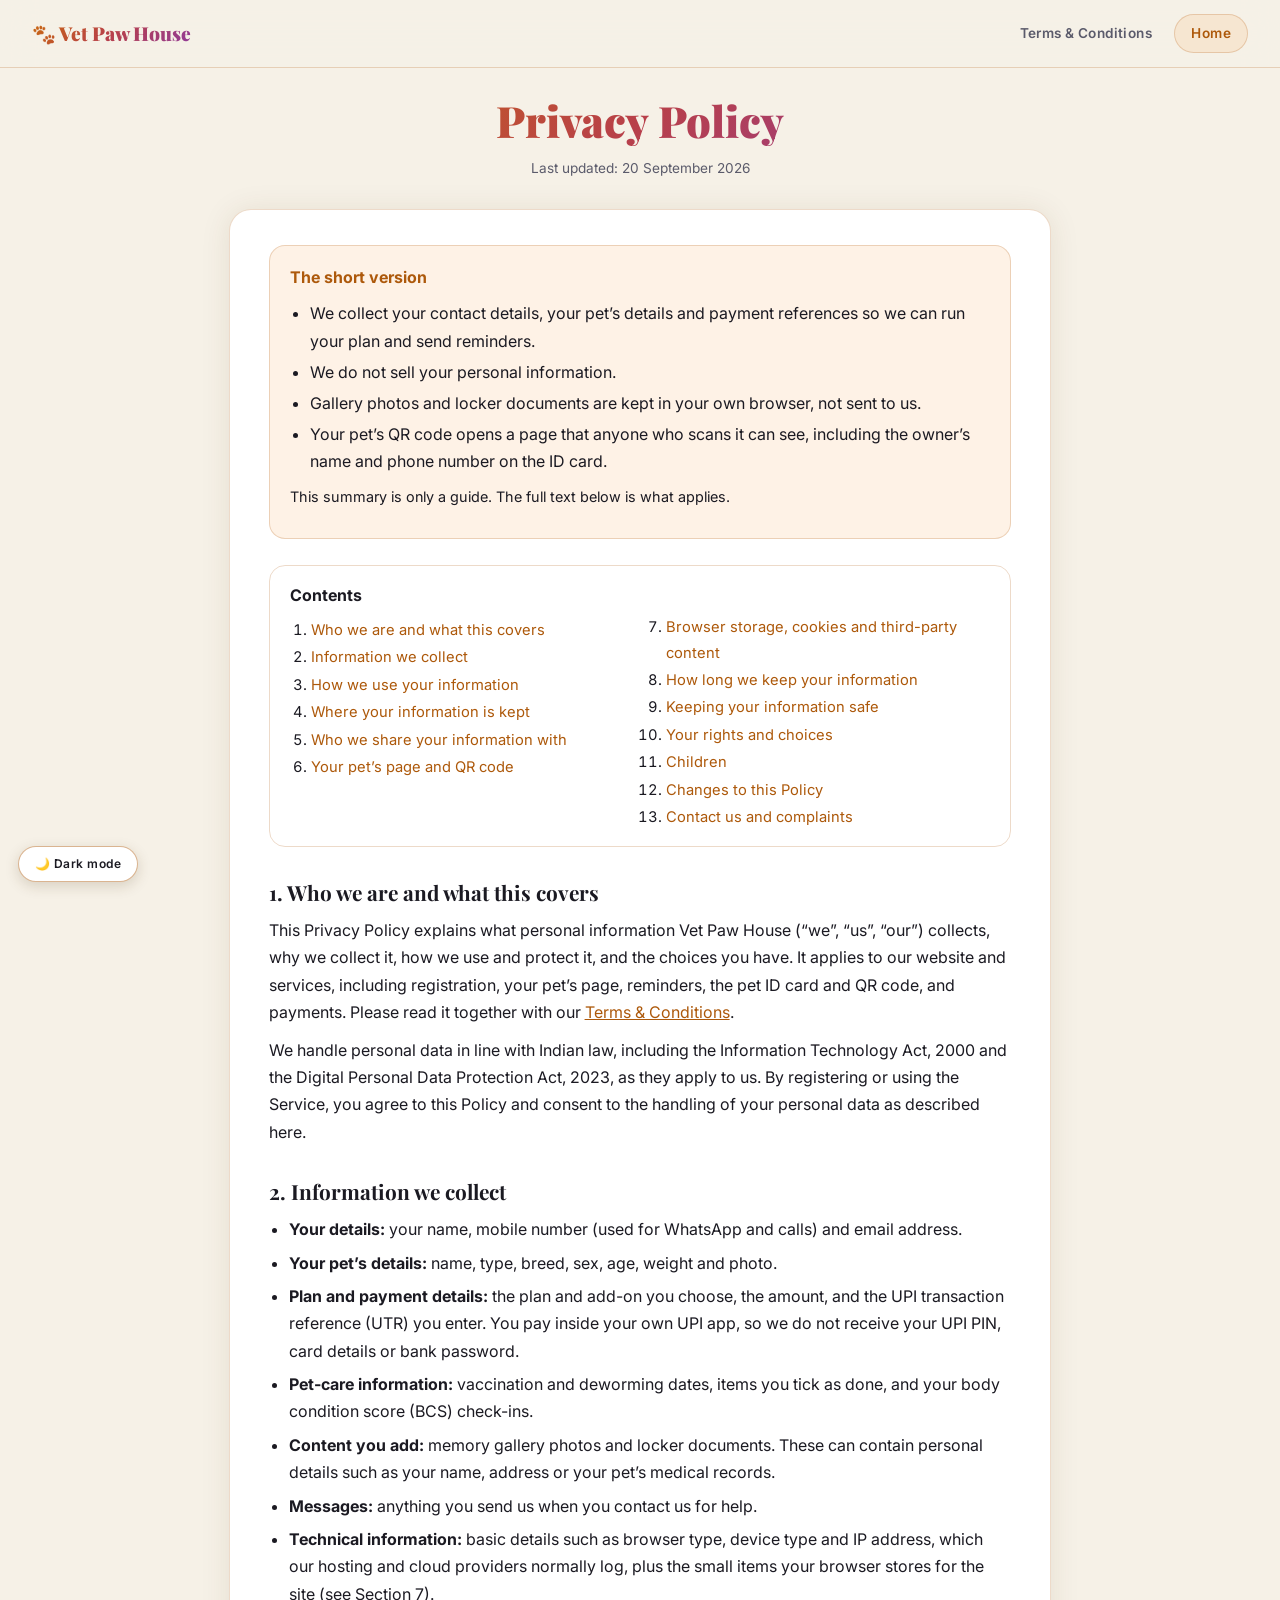
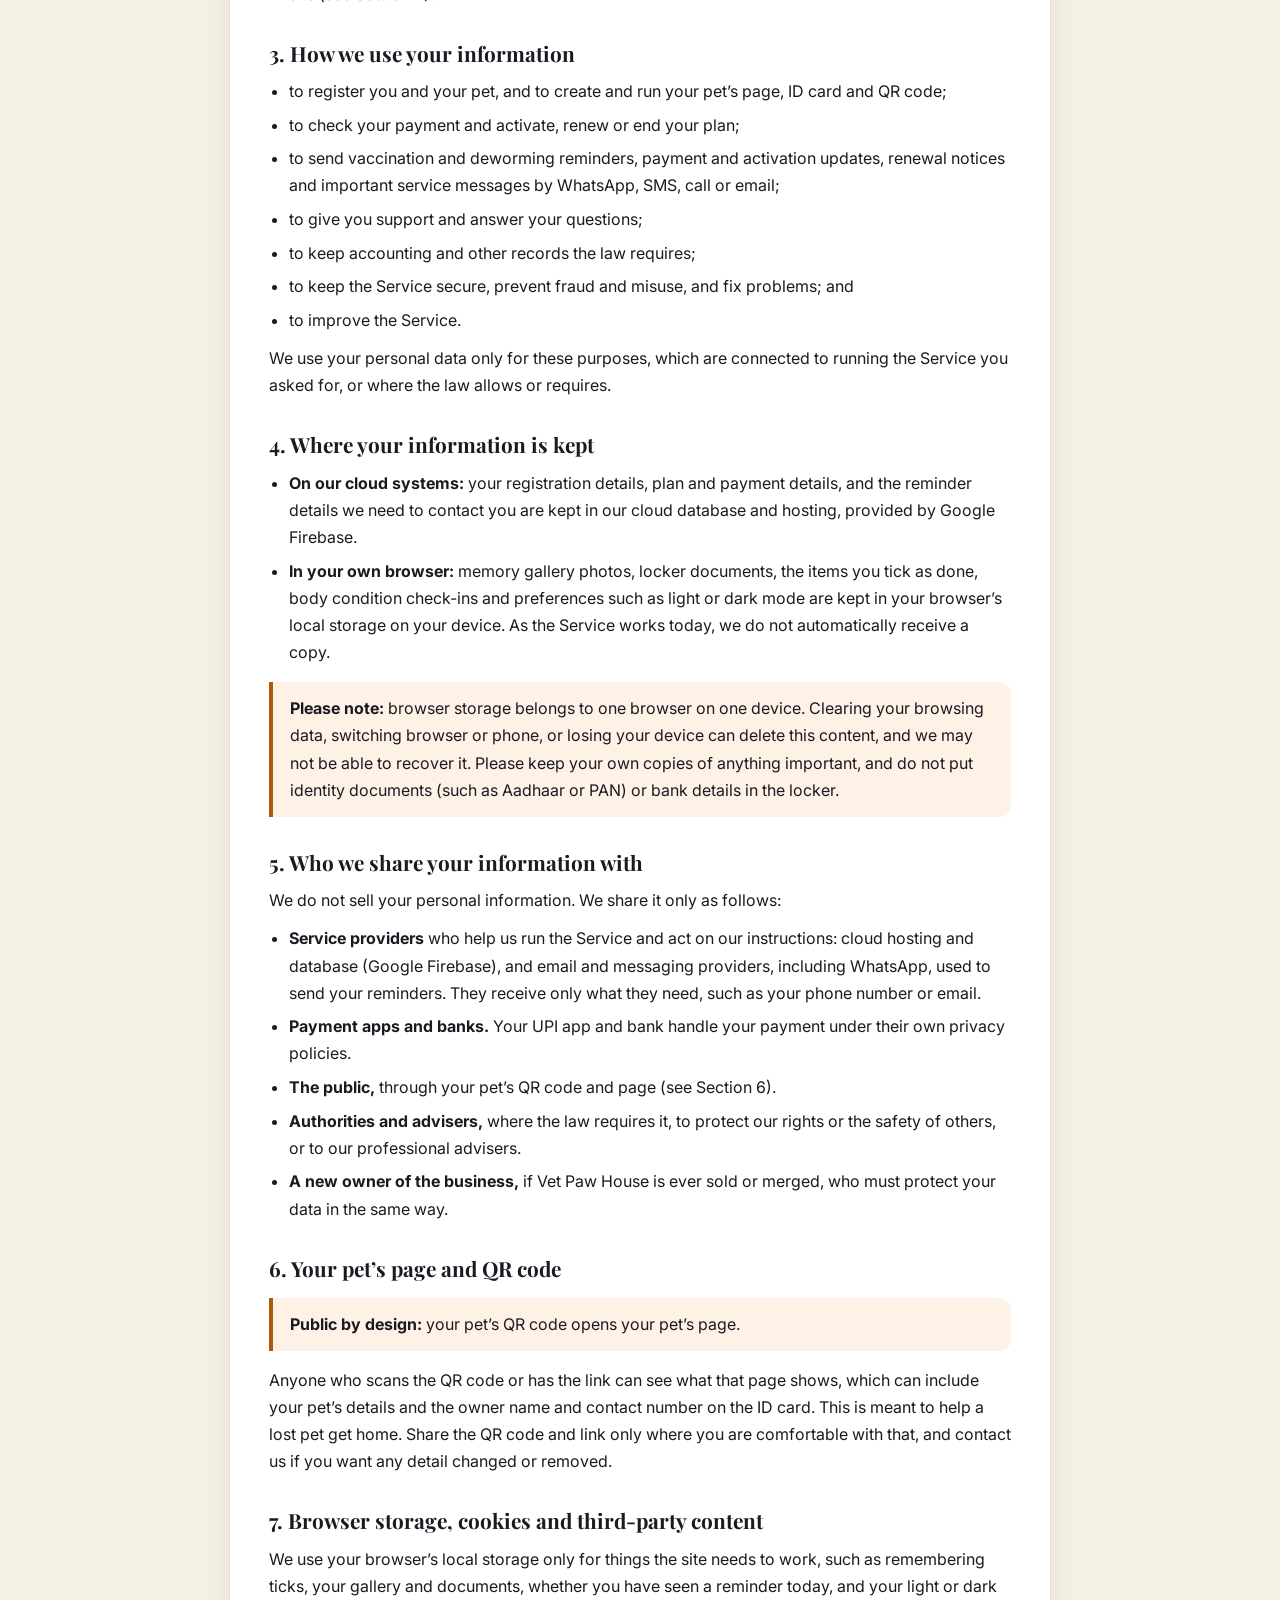
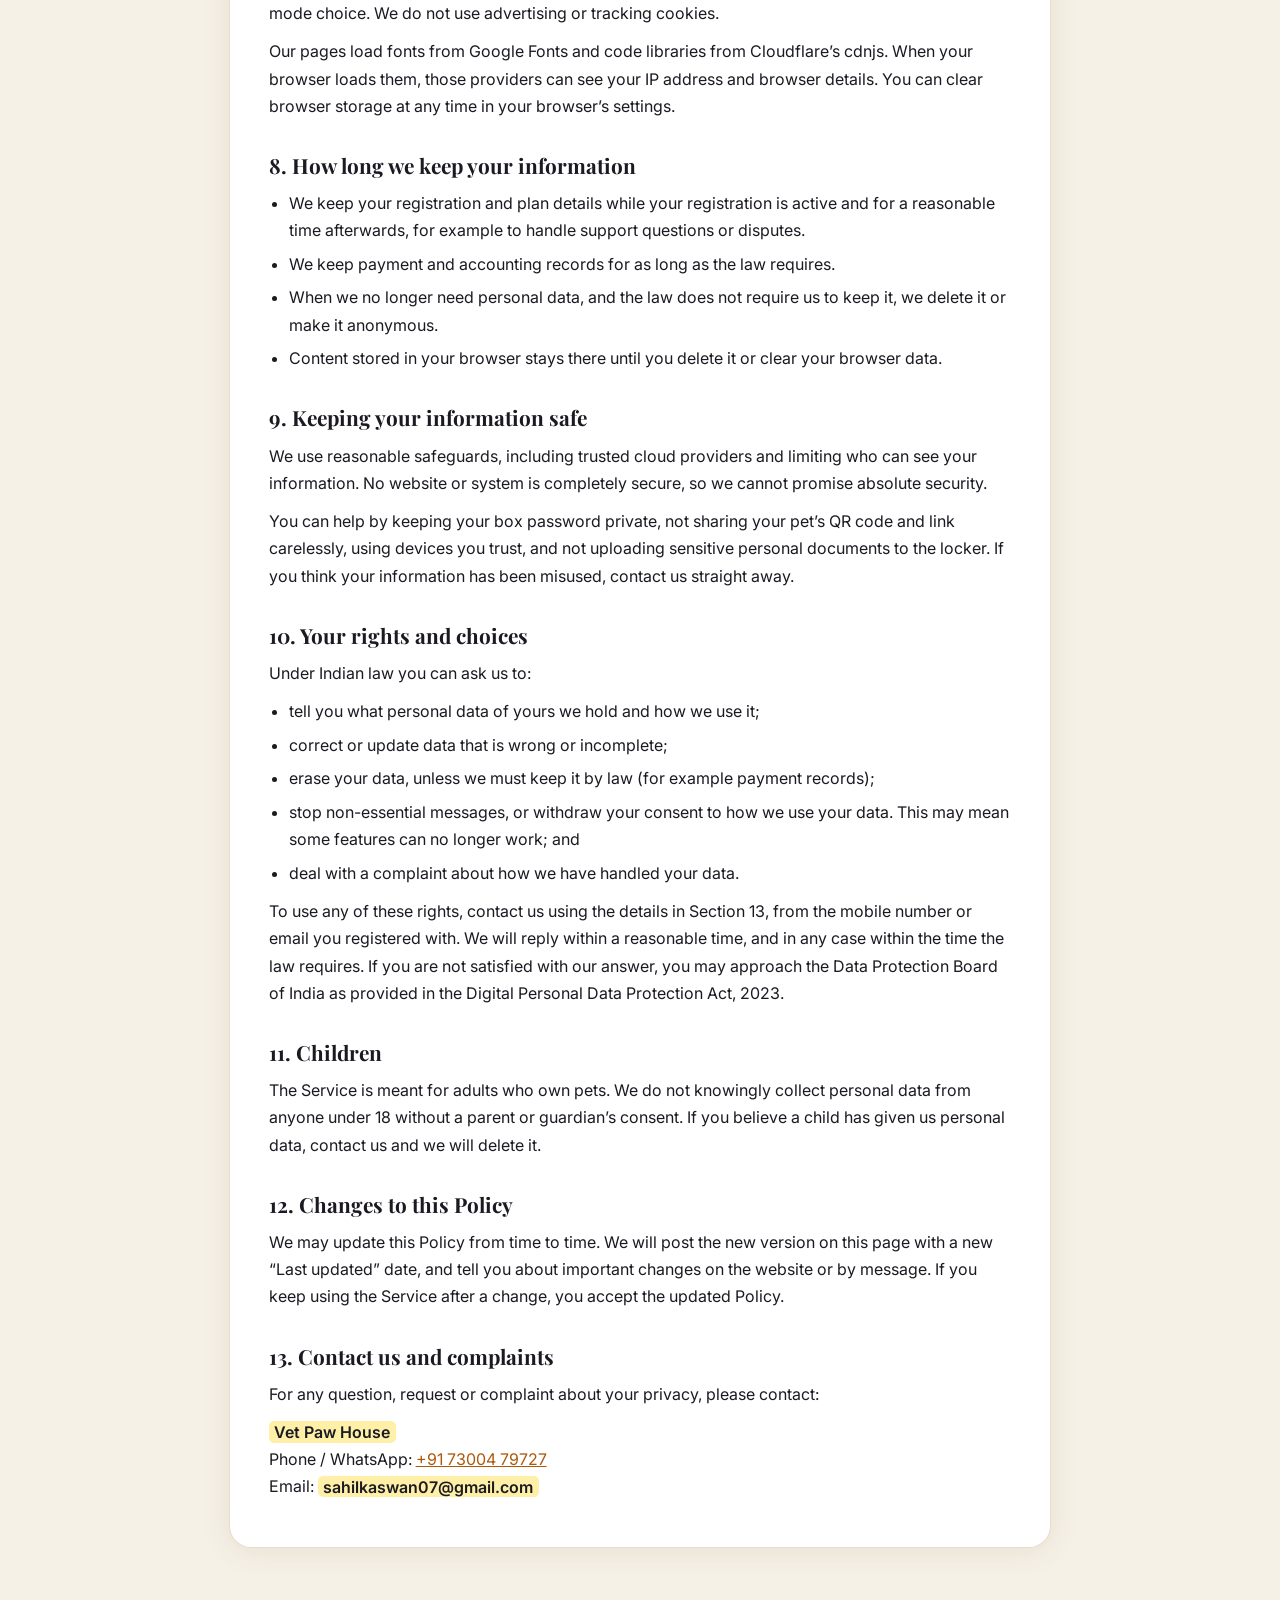
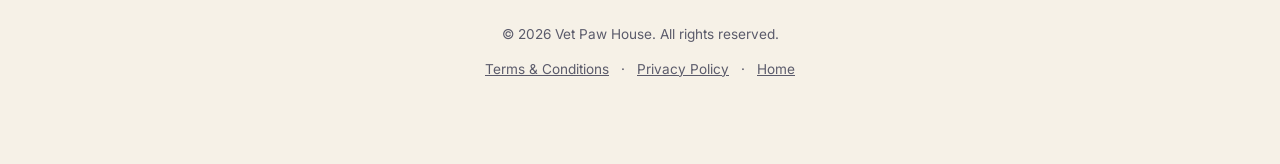
<file: privacy.html>
<!DOCTYPE html>
<html lang="en" data-theme="light">
<head>
  <meta charset="UTF-8">
  <meta name="viewport" content="width=device-width, initial-scale=1.0">
  <title>Privacy Policy — Vet Paw House</title>
  <link rel="preconnect" href="https://fonts.googleapis.com">
  <link href="https://fonts.googleapis.com/css2?family=Playfair+Display:wght@700;900&family=Inter:wght@400;500;600;700&display=swap" rel="stylesheet">
  <script src="theme.js"></script>
  <style>
    *, *::before, *::after { margin: 0; padding: 0; box-sizing: border-box; }
    :root {
      color-scheme: light;
      --bg: #f6f1e7; --card: #ffffff; --accent: #ad590b; --text: #1b1a22; --muted: #5b5b6b;
      --line: rgba(173,89,11,0.22); --soft: rgba(244,162,77,0.14); --mark: #fff0a8;
      --grad: linear-gradient(135deg, #c96a0c, #b8404a, #8f3a9c);
      --nav-bg: rgba(246,241,231,0.9); --shadow: 0 2px 30px rgba(80,55,20,0.10);
    }
    html[data-theme="dark"] {
      color-scheme: dark;
      --bg: #0d0f14; --card: #13151c; --accent: #f4a24d; --text: #e8e2d5; --muted: #9a9aad;
      --line: rgba(244,162,77,0.2); --soft: rgba(244,162,77,0.1); --mark: rgba(244,162,77,0.28);
      --grad: linear-gradient(135deg, #f4a24d, #e07b7b, #c96fd0);
      --nav-bg: rgba(13,15,20,0.85); --shadow: 0 2px 30px rgba(0,0,0,0.4);
    }
    html { scroll-behavior: smooth; }
    body {
      background: var(--bg); color: var(--text);
      font-family: 'Inter', sans-serif; font-size: 16px; line-height: 1.7;
      -webkit-text-size-adjust: 100%;
    }
    a { color: var(--accent); }

    /* top bar */
    .navbar {
      position: fixed; top: 0; left: 0; right: 0; z-index: 50;
      display: flex; align-items: center; justify-content: space-between; gap: 1rem;
      padding: .9rem 2rem; background: var(--nav-bg); backdrop-filter: blur(16px);
      border-bottom: 1px solid var(--line);
    }
    .nav-logo {
      font-family: 'Playfair Display', serif; font-weight: 900; font-size: 1.2rem;
      text-decoration: none; white-space: nowrap;
      background-image: var(--grad); -webkit-background-clip: text; background-clip: text;
      -webkit-text-fill-color: transparent; color: transparent;
    }
    .nav-links { display: flex; align-items: center; gap: 1.4rem; }
    .nav-links a { color: var(--muted); text-decoration: none; font-size: .85rem; font-weight: 600; letter-spacing: .03em; }
    .nav-links a:hover { color: var(--accent); }
    .nav-links .nav-cta {
      color: var(--accent); background: var(--soft); border: 1px solid var(--line);
      padding: .42rem 1rem; border-radius: 40px;
    }

    /* page */
    .doc { max-width: 860px; margin: 0 auto; padding: 6rem 1.2rem 3rem; }
    .doc-head { text-align: center; margin-bottom: 1.8rem; }
    .doc-head h1 {
      font-family: 'Playfair Display', serif; font-weight: 900;
      font-size: clamp(1.9rem, 6vw, 2.7rem); line-height: 1.15; margin-bottom: .5rem;
      background-image: var(--grad); -webkit-background-clip: text; background-clip: text;
      -webkit-text-fill-color: transparent; color: transparent;
    }
    .updated { color: var(--muted); font-size: .85rem; }
    .paper {
      background: var(--card); border: 1px solid var(--line); border-radius: 22px;
      padding: 2.2rem 2.4rem; box-shadow: var(--shadow);
    }
    .glance {
      background: var(--soft); border: 1px solid var(--line); border-radius: 16px;
      padding: 1.1rem 1.3rem; margin-bottom: 1.6rem;
    }
    .glance strong { display: block; margin-bottom: .4rem; color: var(--accent); }
    .glance ul { margin-left: 1.2rem; }
    .glance li { margin: .25rem 0; }

    .toc { border: 1px solid var(--line); border-radius: 16px; padding: 1rem 1.3rem; margin-bottom: 2rem; }
    .toc strong { display: block; margin-bottom: .4rem; }
    .toc ol { columns: 2; column-gap: 2rem; padding-left: 1.3rem; font-size: .92rem; }
    .toc li { margin: .15rem 0; break-inside: avoid; }
    .toc a { text-decoration: none; }
    .toc a:hover { text-decoration: underline; }

    section { scroll-margin-top: 5rem; }
    section + section { margin-top: 2rem; }
    h2 { font-family: 'Playfair Display', serif; font-size: 1.3rem; line-height: 1.3; margin: 0 0 .7rem; scroll-margin-top: 5rem; }
    p { margin: .7rem 0; }
    ul { margin: .6rem 0 .6rem 1.3rem; }
    li { margin: .4rem 0; }
    .note {
      border-left: 4px solid var(--accent); background: var(--soft);
      padding: .8rem 1.1rem; border-radius: 0 12px 12px 0; margin: 1rem 0;
    }
    mark.fill { background: var(--mark); color: inherit; padding: .05em .35em; border-radius: 5px; font-weight: 600; }

    footer { text-align: center; color: var(--muted); font-size: .85rem; padding: 1rem 1.2rem 4.5rem; }
    footer a { color: var(--muted); margin: 0 .5rem; }
    footer a:hover { color: var(--accent); }

    @media (max-width: 700px) {
      .navbar { padding: .75rem 1rem; }
      .nav-logo { font-size: 1.02rem; }
      .nav-links { gap: .7rem; }
      .nav-links a { font-size: .75rem; }
      .nav-links .nav-cta { padding: .36rem .8rem; }
      .doc { padding-top: 5rem; }
      .paper { padding: 1.4rem 1.15rem; border-radius: 18px; }
      .toc ol { columns: 1; }
      h2 { font-size: 1.15rem; }
    }
    @media (max-width: 360px) { .nav-logo { font-size: .9rem; } .hide-sm { display: none; } }
    @media print {
      .navbar, .theme-toggle { display: none !important; }
      body { background: #fff; color: #000; }
      .paper { box-shadow: none; border: none; padding: 0; }
      .doc { padding-top: 1rem; }
      a { color: inherit; }
    }
  </style>
</head>
<body>
  <!-- BEFORE YOU PUBLISH: search this file for the yellow [square-bracket] placeholders
       (support email, registered business name/address, city for court jurisdiction) and
       replace them with your real details. Have a lawyer look over the final text. -->

  <header class="navbar">
    <a class="nav-logo" href="index.html">🐾 Vet Paw House</a>
    <nav class="nav-links">
      <a href="terms.html">Terms<span class="hide-sm"> &amp; Conditions</span></a>
      <a class="nav-cta" href="index.html">Home</a>
    </nav>
  </header>

  <main class="doc">
    <div class="doc-head">
      <h1>Privacy Policy</h1>
      <p class="updated">Last updated: 20 September 2026</p>
    </div>

    <div class="paper">
      <div class="glance">
        <strong>The short version</strong>
        <ul>
          <li>We collect your contact details, your pet’s details and payment references so we can run your plan and send reminders.</li>
          <li>We do not sell your personal information.</li>
          <li>Gallery photos and locker documents are kept in your own browser, not sent to us.</li>
          <li>Your pet’s QR code opens a page that anyone who scans it can see, including the owner’s name and phone number on the ID card.</li>
        </ul>
        <p style="margin-top:.6rem;font-size:.9rem;">This summary is only a guide. The full text below is what applies.</p>
      </div>

      <nav class="toc" aria-label="Contents">
        <strong>Contents</strong>
        <ol>
          <li><a href="#s1">Who we are and what this covers</a></li>
          <li><a href="#s2">Information we collect</a></li>
          <li><a href="#s3">How we use your information</a></li>
          <li><a href="#s4">Where your information is kept</a></li>
          <li><a href="#s5">Who we share your information with</a></li>
          <li><a href="#s6">Your pet’s page and QR code</a></li>
          <li><a href="#s7">Browser storage, cookies and third-party content</a></li>
          <li><a href="#s8">How long we keep your information</a></li>
          <li><a href="#s9">Keeping your information safe</a></li>
          <li><a href="#s10">Your rights and choices</a></li>
          <li><a href="#s11">Children</a></li>
          <li><a href="#s12">Changes to this Policy</a></li>
          <li><a href="#s13">Contact us and complaints</a></li>
        </ol>
      </nav>

      <section id="s1">
        <h2>1. Who we are and what this covers</h2>

        <p>This Privacy Policy explains what personal information Vet Paw House (“we”, “us”, “our”) collects, why we collect it, how we use and protect it, and the choices you have. It applies to our website and services, including registration, your pet’s page, reminders, the pet ID card and QR code, and payments. Please read it together with our <a href="terms.html">Terms &amp; Conditions</a>.</p>
        <p>We handle personal data in line with Indian law, including the Information Technology Act, 2000 and the Digital Personal Data Protection Act, 2023, as they apply to us. By registering or using the Service, you agree to this Policy and consent to the handling of your personal data as described here.</p>
      </section>
      <section id="s2">
        <h2>2. Information we collect</h2>

        <ul>
          <li><strong>Your details:</strong> your name, mobile number (used for WhatsApp and calls) and email address.</li>
          <li><strong>Your pet’s details:</strong> name, type, breed, sex, age, weight and photo.</li>
          <li><strong>Plan and payment details:</strong> the plan and add-on you choose, the amount, and the UPI transaction reference (UTR) you enter. You pay inside your own UPI app, so we do not receive your UPI PIN, card details or bank password.</li>
          <li><strong>Pet-care information:</strong> vaccination and deworming dates, items you tick as done, and your body condition score (BCS) check-ins.</li>
          <li><strong>Content you add:</strong> memory gallery photos and locker documents. These can contain personal details such as your name, address or your pet’s medical records.</li>
          <li><strong>Messages:</strong> anything you send us when you contact us for help.</li>
          <li><strong>Technical information:</strong> basic details such as browser type, device type and IP address, which our hosting and cloud providers normally log, plus the small items your browser stores for the site (see Section 7).</li>
        </ul>
      </section>
      <section id="s3">
        <h2>3. How we use your information</h2>

        <ul>
          <li>to register you and your pet, and to create and run your pet’s page, ID card and QR code;</li>
          <li>to check your payment and activate, renew or end your plan;</li>
          <li>to send vaccination and deworming reminders, payment and activation updates, renewal notices and important service messages by WhatsApp, SMS, call or email;</li>
          <li>to give you support and answer your questions;</li>
          <li>to keep accounting and other records the law requires;</li>
          <li>to keep the Service secure, prevent fraud and misuse, and fix problems; and</li>
          <li>to improve the Service.</li>
        </ul>
        <p>We use your personal data only for these purposes, which are connected to running the Service you asked for, or where the law allows or requires.</p>
      </section>
      <section id="s4">
        <h2>4. Where your information is kept</h2>

        <ul>
          <li><strong>On our cloud systems:</strong> your registration details, plan and payment details, and the reminder details we need to contact you are kept in our cloud database and hosting, provided by Google Firebase.</li>
          <li><strong>In your own browser:</strong> memory gallery photos, locker documents, the items you tick as done, body condition check-ins and preferences such as light or dark mode are kept in your browser’s local storage on your device. As the Service works today, we do not automatically receive a copy.</li>
        </ul>
        <div class="note"><strong>Please note:</strong> browser storage belongs to one browser on one device. Clearing your browsing data, switching browser or phone, or losing your device can delete this content, and we may not be able to recover it. Please keep your own copies of anything important, and do not put identity documents (such as Aadhaar or PAN) or bank details in the locker.</div>
      </section>
      <section id="s5">
        <h2>5. Who we share your information with</h2>

        <p>We do not sell your personal information. We share it only as follows:</p>
        <ul>
          <li><strong>Service providers</strong> who help us run the Service and act on our instructions: cloud hosting and database (Google Firebase), and email and messaging providers, including WhatsApp, used to send your reminders. They receive only what they need, such as your phone number or email.</li>
          <li><strong>Payment apps and banks.</strong> Your UPI app and bank handle your payment under their own privacy policies.</li>
          <li><strong>The public,</strong> through your pet’s QR code and page (see Section 6).</li>
          <li><strong>Authorities and advisers,</strong> where the law requires it, to protect our rights or the safety of others, or to our professional advisers.</li>
          <li><strong>A new owner of the business,</strong> if Vet Paw House is ever sold or merged, who must protect your data in the same way.</li>
        </ul>
      </section>
      <section id="s6">
        <h2>6. Your pet’s page and QR code</h2>

        <div class="note"><strong>Public by design:</strong> your pet’s QR code opens your pet’s page.</div>
        <p>Anyone who scans the QR code or has the link can see what that page shows, which can include your pet’s details and the owner name and contact number on the ID card. This is meant to help a lost pet get home. Share the QR code and link only where you are comfortable with that, and contact us if you want any detail changed or removed.</p>
      </section>
      <section id="s7">
        <h2>7. Browser storage, cookies and third-party content</h2>

        <p>We use your browser’s local storage only for things the site needs to work, such as remembering ticks, your gallery and documents, whether you have seen a reminder today, and your light or dark mode choice. We do not use advertising or tracking cookies.</p>
        <p>Our pages load fonts from Google Fonts and code libraries from Cloudflare’s cdnjs. When your browser loads them, those providers can see your IP address and browser details. You can clear browser storage at any time in your browser’s settings.</p>
      </section>
      <section id="s8">
        <h2>8. How long we keep your information</h2>

        <ul>
          <li>We keep your registration and plan details while your registration is active and for a reasonable time afterwards, for example to handle support questions or disputes.</li>
          <li>We keep payment and accounting records for as long as the law requires.</li>
          <li>When we no longer need personal data, and the law does not require us to keep it, we delete it or make it anonymous.</li>
          <li>Content stored in your browser stays there until you delete it or clear your browser data.</li>
        </ul>
      </section>
      <section id="s9">
        <h2>9. Keeping your information safe</h2>

        <p>We use reasonable safeguards, including trusted cloud providers and limiting who can see your information. No website or system is completely secure, so we cannot promise absolute security.</p>
        <p>You can help by keeping your box password private, not sharing your pet’s QR code and link carelessly, using devices you trust, and not uploading sensitive personal documents to the locker. If you think your information has been misused, contact us straight away.</p>
      </section>
      <section id="s10">
        <h2>10. Your rights and choices</h2>

        <p>Under Indian law you can ask us to:</p>
        <ul>
          <li>tell you what personal data of yours we hold and how we use it;</li>
          <li>correct or update data that is wrong or incomplete;</li>
          <li>erase your data, unless we must keep it by law (for example payment records);</li>
          <li>stop non-essential messages, or withdraw your consent to how we use your data. This may mean some features can no longer work; and</li>
          <li>deal with a complaint about how we have handled your data.</li>
        </ul>
        <p>To use any of these rights, contact us using the details in Section 13, from the mobile number or email you registered with. We will reply within a reasonable time, and in any case within the time the law requires. If you are not satisfied with our answer, you may approach the Data Protection Board of India as provided in the Digital Personal Data Protection Act, 2023.</p>
      </section>
      <section id="s11">
        <h2>11. Children</h2>

        <p>The Service is meant for adults who own pets. We do not knowingly collect personal data from anyone under 18 without a parent or guardian’s consent. If you believe a child has given us personal data, contact us and we will delete it.</p>
      </section>
      <section id="s12">
        <h2>12. Changes to this Policy</h2>

        <p>We may update this Policy from time to time. We will post the new version on this page with a new “Last updated” date, and tell you about important changes on the website or by message. If you keep using the Service after a change, you accept the updated Policy.</p>
      </section>
      <section id="s13">
        <h2>13. Contact us and complaints</h2>

        <p>For any question, request or complaint about your privacy, please contact:</p>
        
<mark class="fill">Vet Paw House</mark><br>
Phone / WhatsApp: <a href="tel:+917300479727">+91 73004 79727</a><br>
Email: <mark class="fill">sahilkaswan07@gmail.com</mark></p>
      </section>
    </div>
  </main>

  <footer>
    <p>© <span id="year"></span> Vet Paw House. All rights reserved.</p>
    <p><a href="terms.html">Terms &amp; Conditions</a> · <a href="privacy.html">Privacy Policy</a> · <a href="index.html">Home</a></p>
  </footer>

  <script>document.getElementById('year').textContent = new Date().getFullYear();</script>
</body>
</html>
</file>
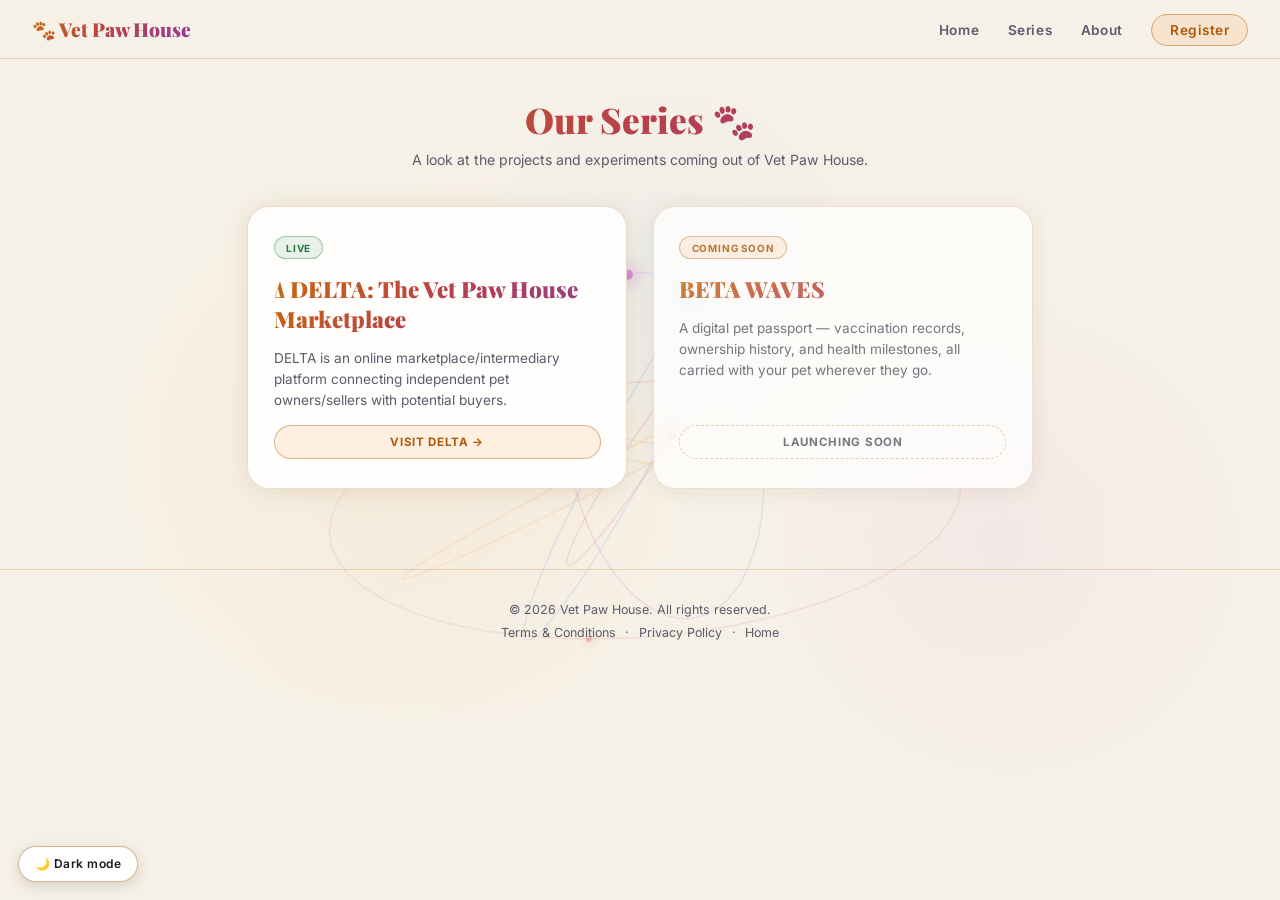
<file: series.html>
<!DOCTYPE html>
<html lang="en">
<head>
  <meta charset="UTF-8">
  <meta name="viewport" content="width=device-width, initial-scale=1.0">
  <title>Vet Paw House — Series</title>
  <link rel="preconnect" href="https://fonts.googleapis.com">
  <link href="https://fonts.googleapis.com/css2?family=Playfair+Display:wght@700;900&family=Inter:wght@300;400;500;600;700&display=swap" rel="stylesheet">
  <link rel="stylesheet" href="home.css">
  <script src="theme.js"></script>
  <style>
    /* ===================== SERIES SECTION ===================== */
    .series-grid {
      display: grid;
      grid-template-columns: repeat(auto-fit, minmax(280px, 380px));
      justify-content: center;
      gap: 1.6rem;
    }

    .series-card {
      position: relative;
      background: rgba(19,21,28,0.78);
      border: 1px solid rgba(244,162,77,0.18);
      border-radius: 22px;
      overflow: hidden;
      backdrop-filter: blur(14px);
      box-shadow: 0 0 40px rgba(244,162,77,0.06), 0 2px 24px rgba(0,0,0,0.4);
      transition: transform .25s, box-shadow .25s;
      padding: 1.8rem 1.6rem;
      display: flex;
      flex-direction: column;
      gap: .9rem;
    }
    .series-card.live {
      cursor: pointer;
    }
    .series-card.live:hover {
      transform: translateY(-4px);
      box-shadow: 0 0 60px rgba(244,162,77,0.18), 0 8px 30px rgba(0,0,0,0.45);
    }
    .series-card.soon {
      opacity: .82;
    }

    .series-status {
      align-self: flex-start;
      font-size: .62rem;
      font-weight: 700;
      letter-spacing: .08em;
      text-transform: uppercase;
      padding: .28rem .7rem;
      border-radius: 30px;
    }
    .series-status.live {
      color: #6fe0a0;
      background: rgba(111,224,160,0.1);
      border: 1px solid rgba(111,224,160,0.35);
    }
    .series-status.soon {
      color: var(--accent);
      background: rgba(244,162,77,0.1);
      border: 1px solid rgba(244,162,77,0.35);
    }

    .series-name {
      font-family: 'Playfair Display', serif;
      font-weight: 900;
      font-size: 1.4rem;
      background: linear-gradient(135deg, #f4a24d, #e07b7b, #c96fd0);
      -webkit-background-clip: text;
      -webkit-text-fill-color: transparent;
      background-clip: text;
    }

    .series-desc {
      font-size: .85rem;
      color: var(--muted);
      line-height: 1.55;
      flex: 1;
    }

    .series-link {
      display: inline-flex;
      align-items: center;
      gap: .4rem;
      font-size: .72rem;
      font-weight: 700;
      letter-spacing: .06em;
      text-transform: uppercase;
      color: var(--accent);
      background: rgba(244,162,77,0.1);
      border: 1px solid rgba(244,162,77,0.35);
      padding: .55rem 1rem;
      border-radius: 40px;
      text-decoration: none;
      justify-content: center;
      transition: background .2s;
    }
    .series-card.live:hover .series-link {
      background: rgba(244,162,77,0.2);
    }

    .series-soon-note {
      font-size: .72rem;
      font-weight: 700;
      letter-spacing: .06em;
      text-transform: uppercase;
      color: var(--muted);
      text-align: center;
      padding: .55rem 1rem;
      border: 1px dashed rgba(244,162,77,0.3);
      border-radius: 40px;
    }

    /* ===================== RESPONSIVE — TABLET / iPAD (max-width: 1024px) ===================== */
    @media (max-width: 1024px) {
      .pets-section { padding: 5.5rem 1.6rem 4rem; }
      .series-grid { grid-template-columns: repeat(auto-fit, minmax(240px, 340px)); gap: 1.3rem; }
    }

    /* ===================== RESPONSIVE — LARGE PHONES / SMALL TABLETS (max-width: 767px) ===================== */
    @media (max-width: 767px) {
      .pets-section { padding: 5rem 1.1rem 3.2rem; }
      .series-grid { grid-template-columns: 1fr; gap: 1rem; }
      .series-card { padding: 1.5rem 1.3rem; }
      .series-name { font-size: 1.2rem; }
      .series-desc { font-size: .8rem; }
    }

    /* ===================== RESPONSIVE — MOBILE (max-width: 480px) ===================== */
    @media (max-width: 480px) {
      .pets-section .sec-head h2 { font-size: 1.4rem; }
      .pets-section .sec-head p { font-size: .78rem; }
      .series-card { padding: 1.3rem 1.1rem; border-radius: 18px; }
    }

    /* ===================== LIGHT THEME (uses the same light/dark switch as every page) ===================== */
    html[data-theme="light"] .series-card {
      background: rgba(255,255,255,0.92); border-color: rgba(173,89,11,0.22);
      box-shadow: 0 2px 24px rgba(80,55,20,0.10);
    }
    html[data-theme="light"] .series-card.live:hover { box-shadow: 0 8px 30px rgba(80,55,20,0.18); }
    html[data-theme="light"] .series-status.live { color: #1e7a3c; background: rgba(30,122,60,0.1); border-color: rgba(30,122,60,0.35); }
    html[data-theme="light"] .series-status.soon { background: rgba(244,162,77,0.16); border-color: rgba(173,89,11,0.4); }
    html[data-theme="light"] .series-name { background-image: linear-gradient(135deg, #c96a0c, #b8404a, #8f3a9c); }
    html[data-theme="light"] .series-link { background: rgba(244,162,77,0.16); border-color: rgba(173,89,11,0.4); }
    html[data-theme="light"] .series-card.live:hover .series-link { background: rgba(244,162,77,0.3); }
    html[data-theme="light"] .series-soon-note { border-color: rgba(173,89,11,0.35); }
    /* touch screens: no "stuck" hover lift after a tap */
    @media (hover: none) { .series-card.live:hover { transform: none; } }
  </style>
</head>
<body>

  <canvas id="bg-canvas"></canvas>

  <!-- NAVBAR -->
  <nav class="navbar">
    <a href="home.html" class="nav-logo">🐾 Vet Paw House</a>
    <ul class="nav-links">
      <li><a href="home.html"><span class="nav-text">Home</span></a></li>      
      <li><a href="series.html"><span class="nav-text">Series</span></a></li>
      <li><a href="about.html"><span class="nav-text">About</span></a></li>
      <li class="nav-register"><a href="index.html" class="nav-cta">Register</a></li>
    </ul>
    <!-- phones only: 3-dots button; its menu is filled by the script below from the links above -->
    <button class="nav-dots" id="navDots" type="button" aria-label="Open menu" aria-expanded="false" aria-controls="navMenu"><span></span><span></span><span></span></button>
    <div class="nav-menu" id="navMenu" aria-label="Site menu"></div>
  </nav>

  <!-- SERIES -->
  <section class="pets-section" id="series-section">
    <div class="sec-head">
      <h2>Our Series 🐾</h2>
      <p>A look at the projects and experiments coming out of Vet Paw House.</p>
    </div>

    <div class="series-grid">

      <!-- ===================== SERIES CARD — copy & paste this block for each new series =====================
           LIVE series (has a link):
             <div class="series-card live" onclick="if (!event.target.closest('a')) window.open('URL', '_blank')">
           COMING SOON series (no link yet):
             <div class="series-card soon">
           Just swap the status badge, name, description, and either the
           series-link href or the series-soon-note text. ============= -->

      <div class="series-card live" onclick="if (!event.target.closest('a')) window.open('https://sahilkaswan07-alt.github.io/DELTA-the-paw-house-marketplace/', '_blank')">
        <span class="series-status live">Live</span>
        <div class="series-name">Δ DELTA: The Vet Paw House Marketplace</div>
        <p class="series-desc">DELTA is an online marketplace/intermediary platform connecting independent pet owners/sellers with potential buyers. </p>
        <a class="series-link" href="https://sahilkaswan07-alt.github.io/DELTA-the-paw-house-marketplace/" target="_blank" rel="noopener">Visit Delta →</a>
      </div>

      <div class="series-card soon">
        <span class="series-status soon">Coming Soon</span>
        <div class="series-name">BETA WAVES</div>
        <p class="series-desc">A digital pet passport — vaccination records, ownership history, and health milestones, all carried with your pet wherever they go.</p>
        <div class="series-soon-note">Launching Soon</div>
      </div>

      <!-- ==================================================================================================== -->

    </div>
  </section>

  <footer class="footer">
    <p>© <span id="year"></span> Vet Paw House. All rights reserved.</p>
    <p class="footer-links"><a href="terms.html">Terms &amp; Conditions</a> · <a href="privacy.html">Privacy Policy</a> · <a href="home.html">Home</a></p>
  </footer>

<script>
  /* ===== BACKGROUND CANVAS ===== */
  const canvas = document.getElementById('bg-canvas');
  const ctx = canvas.getContext('2d');
  let W, H;
  function isDark(){ return document.documentElement.getAttribute('data-theme') === 'dark'; }
  const FOCAL = 560;
  const COLS = [[244,162,77],[224,123,123],[201,111,208],[100,160,255]];
  function resize(){ W = canvas.width = window.innerWidth; H = canvas.height = window.innerHeight; }
  function mkRing(i){ const col=COLS[i%COLS.length]; return {radius:180+i*70,tilt:(i*0.6)+Math.random()*0.4,spin:(Math.random()-.5)*0.012+0.004,rot:Math.random()*Math.PI*2,points:64,col,nodeOffset:Math.random()*Math.PI*2}; }
  let rings=[];
  function init(){ rings=Array.from({length:6},(_,i)=>mkRing(i)); }
  let mouse={tx:0,ty:0.25}, camRotY=0, camRotX=0.25;
  function project3D(x,y,z){ const cosY=Math.cos(camRotY),sinY=Math.sin(camRotY); let x1=x*cosY-z*sinY,z1=x*sinY+z*cosY; const cosX=Math.cos(camRotX),sinX=Math.sin(camRotX); let y1=y*cosX-z1*sinX,z2=y*sinX+z1*cosX; const scale=FOCAL/(FOCAL+z2+500); return{sx:W*.5+x1*scale,sy:H*.5+y1*scale,scale,z:z2}; }
  function drawBlobs(t){ const dk=isDark(); [{cx:W*.30+Math.sin(t*.30)*110,cy:H*.42+Math.cos(t*.20)*75,r:320,col:'244,162,77',a:.07},{cx:W*.72+Math.cos(t*.25)*90,cy:H*.60+Math.sin(t*.32)*65,r:250,col:'201,111,208',a:.07},{cx:W*.52+Math.sin(t*.18)*70,cy:H*.24+Math.cos(t*.22)*55,r:190,col:'100,160,255',a:.05}].forEach(({cx,cy,r,col,a})=>{ const g=ctx.createRadialGradient(cx,cy,0,cx,cy,r); g.addColorStop(0,`rgba(${col},${dk?a:a*1.5})`); g.addColorStop(1,dk?'transparent':`rgba(${col},0)`); ctx.fillStyle=g; ctx.fillRect(0,0,W,H); }); }
  function drawVignette(){ const dk=isDark(); const g=ctx.createRadialGradient(W/2,H/2,H*.06,W/2,H/2,H*.80); g.addColorStop(0,dk?'rgba(13,15,20,0)':'rgba(246,241,231,0)'); g.addColorStop(1,dk?'rgba(13,15,20,.85)':'rgba(246,241,231,.7)'); ctx.fillStyle=g; ctx.fillRect(0,0,W,H); }
  let t=0;
  function animate(){ requestAnimationFrame(animate); t+=.007; camRotY+=(mouse.tx-camRotY)*.02; camRotX+=(mouse.ty-camRotX)*.02; const dk=isDark(); ctx.fillStyle=dk?'#0d0f14':'#f6f1e7'; ctx.fillRect(0,0,W,H); drawBlobs(t); const drawables=[]; rings.forEach(ring=>{ ring.rot+=ring.spin; const pts=[]; for(let p=0;p<=ring.points;p++){ const a=(p/ring.points)*Math.PI*2; const rx=Math.cos(a)*ring.radius,ry=Math.sin(a)*ring.radius*Math.sin(ring.tilt),rz=Math.sin(a)*ring.radius*Math.cos(ring.tilt); const cs=Math.cos(ring.rot),sn=Math.sin(ring.rot); pts.push(project3D(rx*cs-rz*sn,ry,rx*sn+rz*cs)); } const avgZ=pts.reduce((s,p)=>s+p.z,0)/pts.length; drawables.push({ring,pts,avgZ}); const na=ring.nodeOffset+t*1.3; const nrx=Math.cos(na)*ring.radius,nry=Math.sin(na)*ring.radius*Math.sin(ring.tilt),nrz=Math.sin(na)*ring.radius*Math.cos(ring.tilt); const cs=Math.cos(ring.rot),sn=Math.sin(ring.rot); const node=project3D(nrx*cs-nrz*sn,nry,nrx*sn+nrz*cs); drawables.push({node,ring,avgZ:node.z,isNode:true}); }); drawables.sort((a,b)=>a.avgZ-b.avgZ); drawables.forEach(d=>{ if(d.isNode){ const{node,ring}=d; const depth=Math.max(0,Math.min(1,(node.z+500)/900)); const r=3+depth*4,alpha=.25+depth*.6; const halo=ctx.createRadialGradient(node.sx,node.sy,0,node.sx,node.sy,r*4); halo.addColorStop(0,`rgba(${ring.col[0]},${ring.col[1]},${ring.col[2]},${(alpha*.5).toFixed(3)})`); halo.addColorStop(1,dk?'transparent':`rgba(${ring.col[0]},${ring.col[1]},${ring.col[2]},0)`); ctx.fillStyle=halo; ctx.beginPath(); ctx.arc(node.sx,node.sy,r*4,0,Math.PI*2); ctx.fill(); ctx.fillStyle=dk?`rgba(255,255,255,${alpha.toFixed(3)})`:`rgba(${ring.col[0]},${ring.col[1]},${ring.col[2]},${Math.min(1,alpha+.25).toFixed(3)})`; ctx.beginPath(); ctx.arc(node.sx,node.sy,Math.max(r,1),0,Math.PI*2); ctx.fill(); } else { const{ring,pts}=d; const depth=Math.max(0,Math.min(1,(d.avgZ+500)/900)); ctx.beginPath(); ctx.strokeStyle=`rgba(${ring.col[0]},${ring.col[1]},${ring.col[2]},${(.08+depth*.22).toFixed(3)})`; ctx.lineWidth=.8+depth*1.2; pts.forEach((p,idx)=>idx===0?ctx.moveTo(p.sx,p.sy):ctx.lineTo(p.sx,p.sy)); ctx.stroke(); } }); drawVignette(); }
  window.addEventListener('mousemove',e=>{ mouse.tx=((e.clientX/W)-.5)*0.6; mouse.ty=0.25+((e.clientY/H)-.5)*0.4; });
  window.addEventListener('mouseleave',()=>{ mouse.tx=0; mouse.ty=0.25; });
  resize(); init(); animate();
  let lastW=window.innerWidth;
  window.addEventListener('resize',()=>{ resize(); if(window.innerWidth!==lastW){ lastW=window.innerWidth; init(); } });
 

  /* ===== MOBILE NAV — 3-dots menu =====
     On phones the links (except Register) move into this dropdown. It is built
     from the same <ul class="nav-links"> as the desktop bar, so add or rename
     a link once in that list and it shows up in both places. */
  (function () {
    const nav  = document.querySelector('.navbar');
    const dots = document.getElementById('navDots');
    const menu = document.getElementById('navMenu');
    document.querySelectorAll('.nav-links li:not(.nav-register) a').forEach(a => {
      menu.appendChild(a.cloneNode(true));
    });
    function setOpen(open) {
      nav.classList.toggle('menu-open', open);
      dots.setAttribute('aria-expanded', String(open));
      dots.setAttribute('aria-label', open ? 'Close menu' : 'Open menu');
    }
    dots.addEventListener('click', e => { e.stopPropagation(); setOpen(!nav.classList.contains('menu-open')); });
    menu.addEventListener('click', e => { if (e.target.closest('a')) setOpen(false); });
    document.addEventListener('click', e => { if (!nav.contains(e.target)) setOpen(false); });
    document.addEventListener('keydown', e => { if (e.key === 'Escape') setOpen(false); });
    window.addEventListener('resize', () => { if (window.innerWidth > 767) setOpen(false); });
  })();

  /* ===== FOOTER YEAR ===== */
  document.getElementById('year').textContent = new Date().getFullYear();
</script>

</body>
</html>
</file>
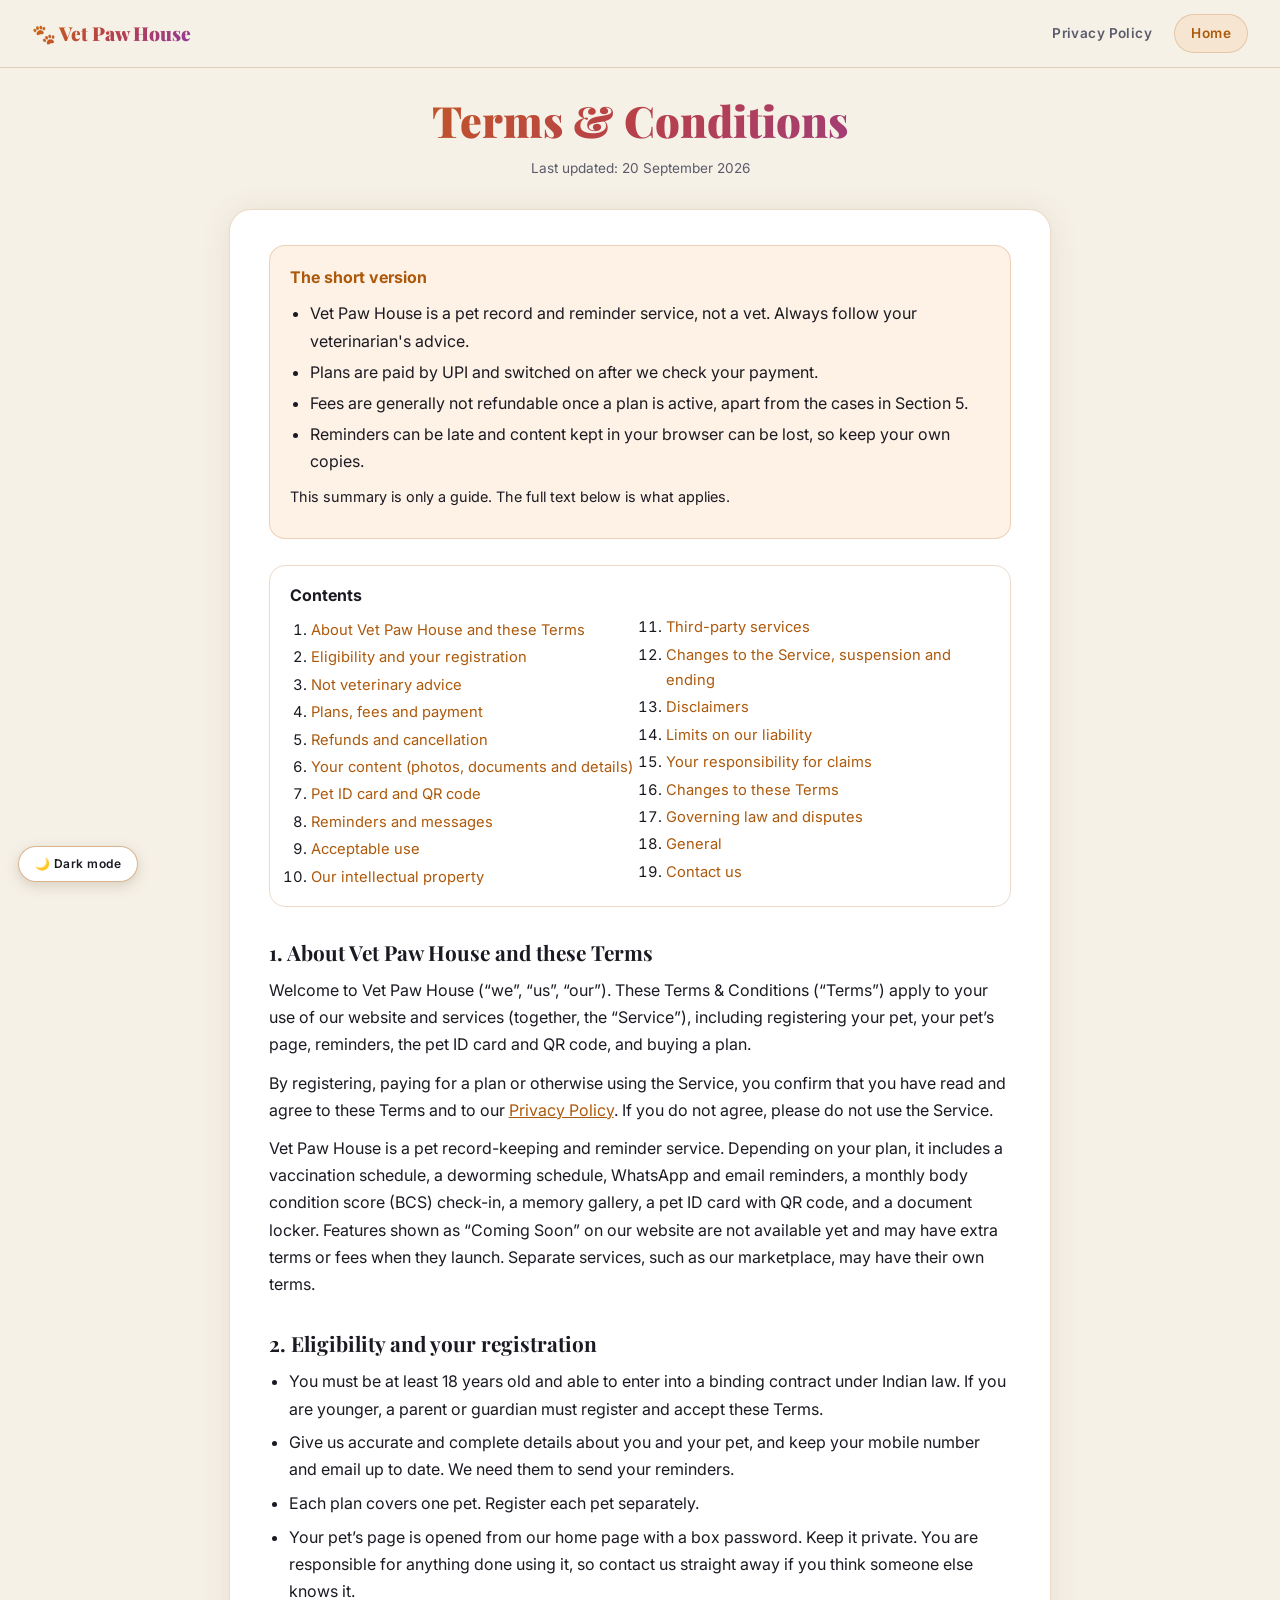
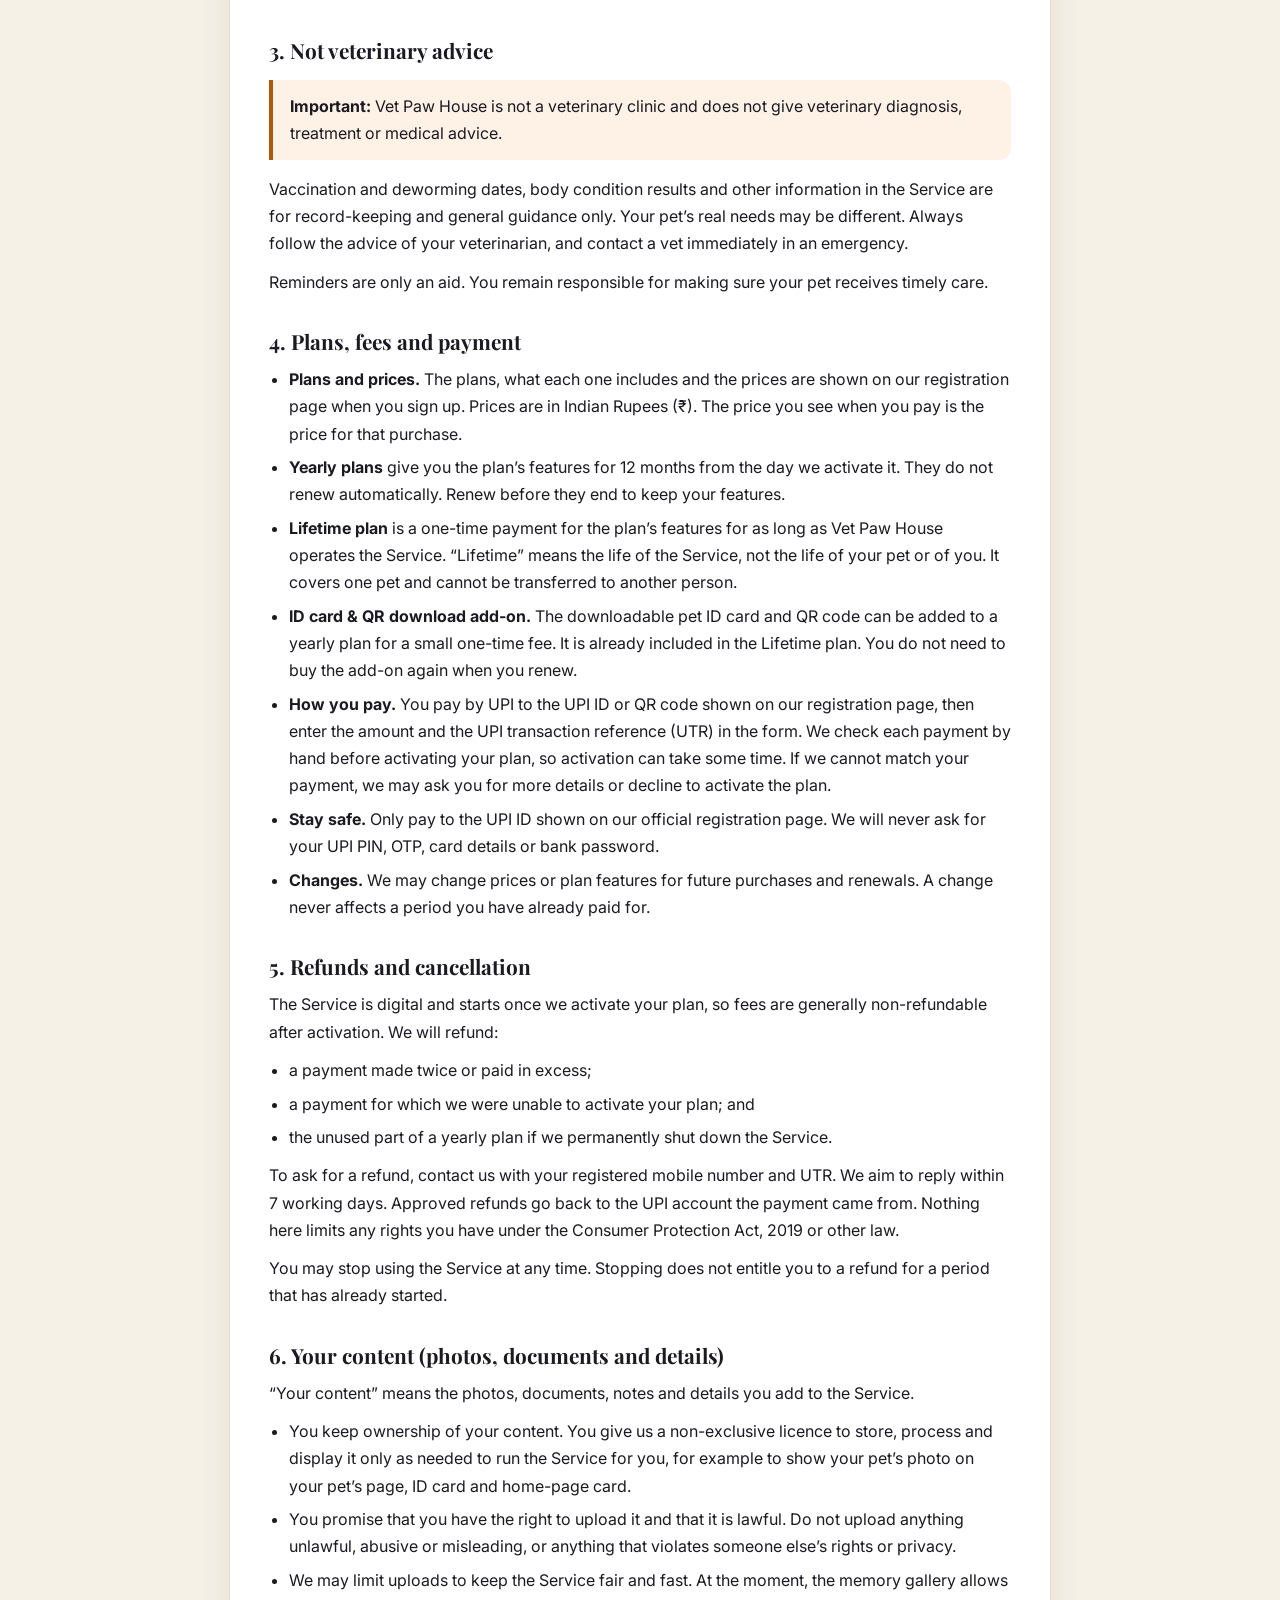
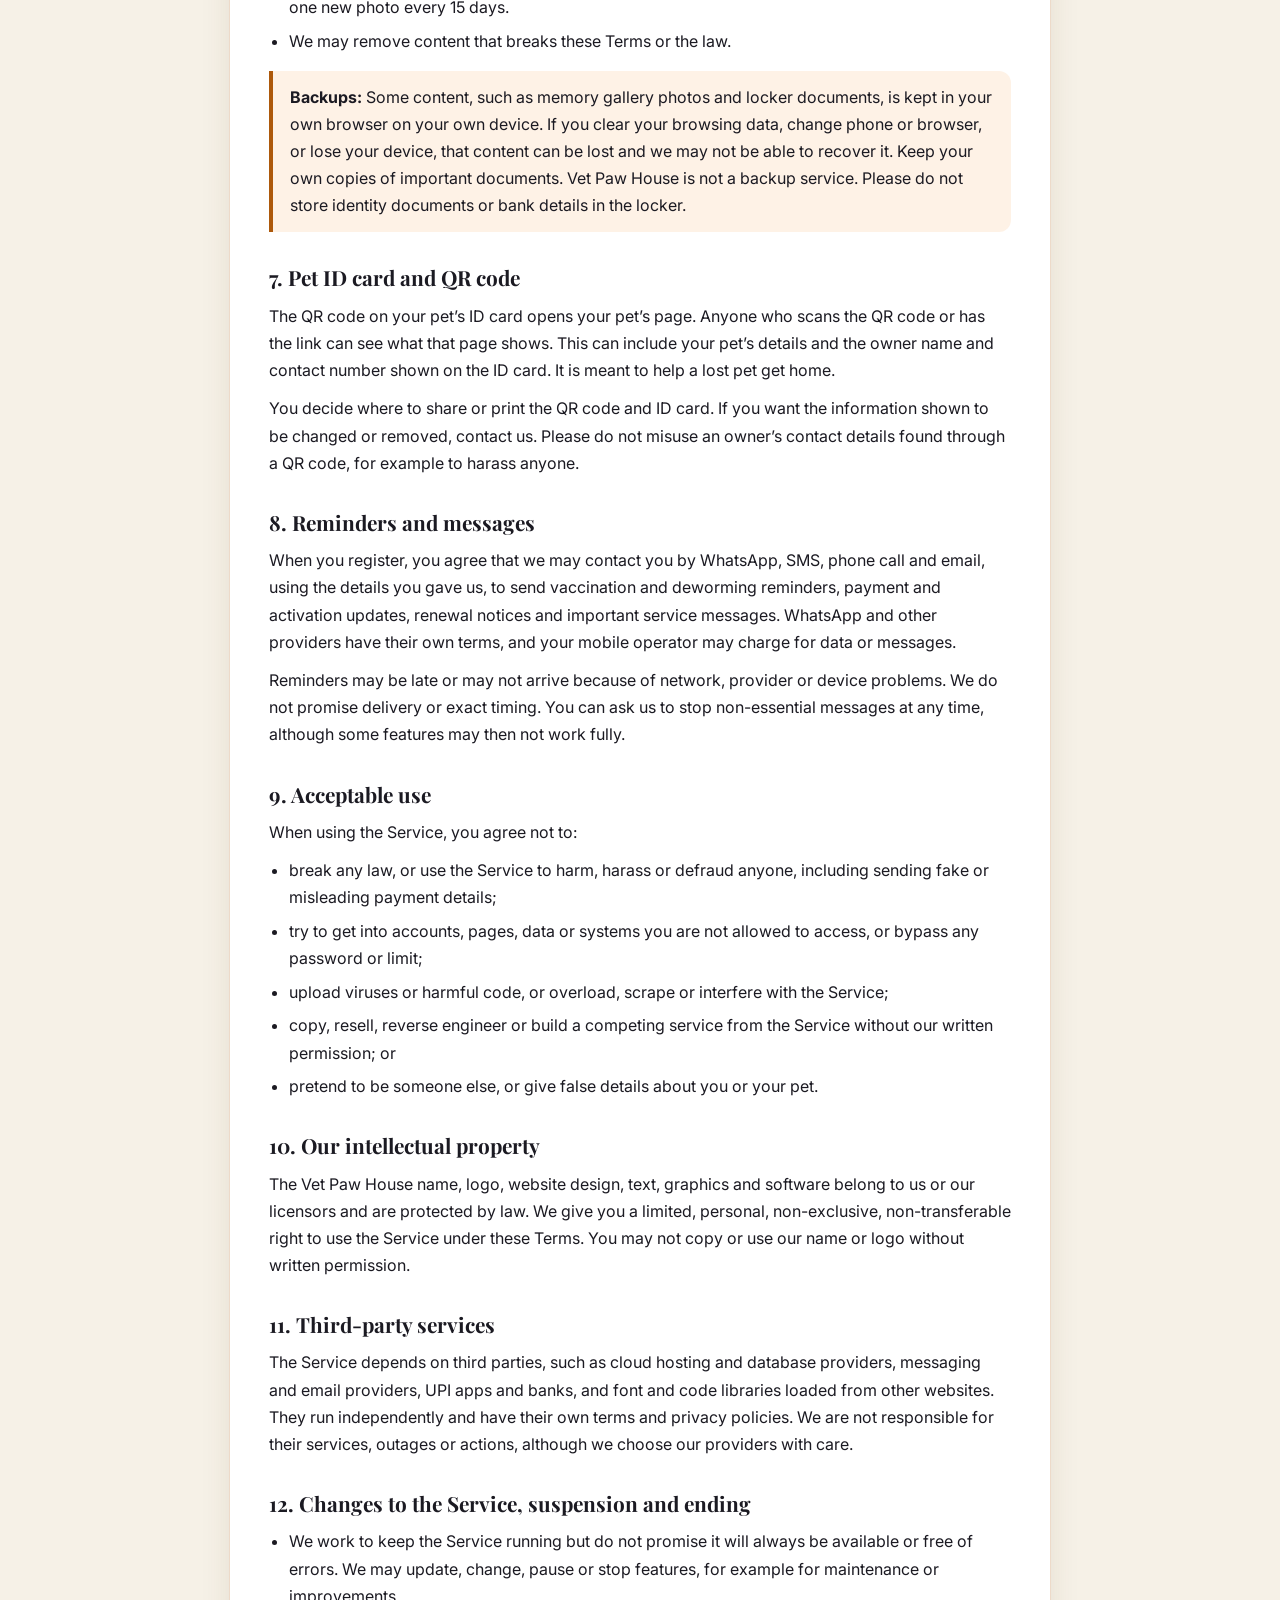
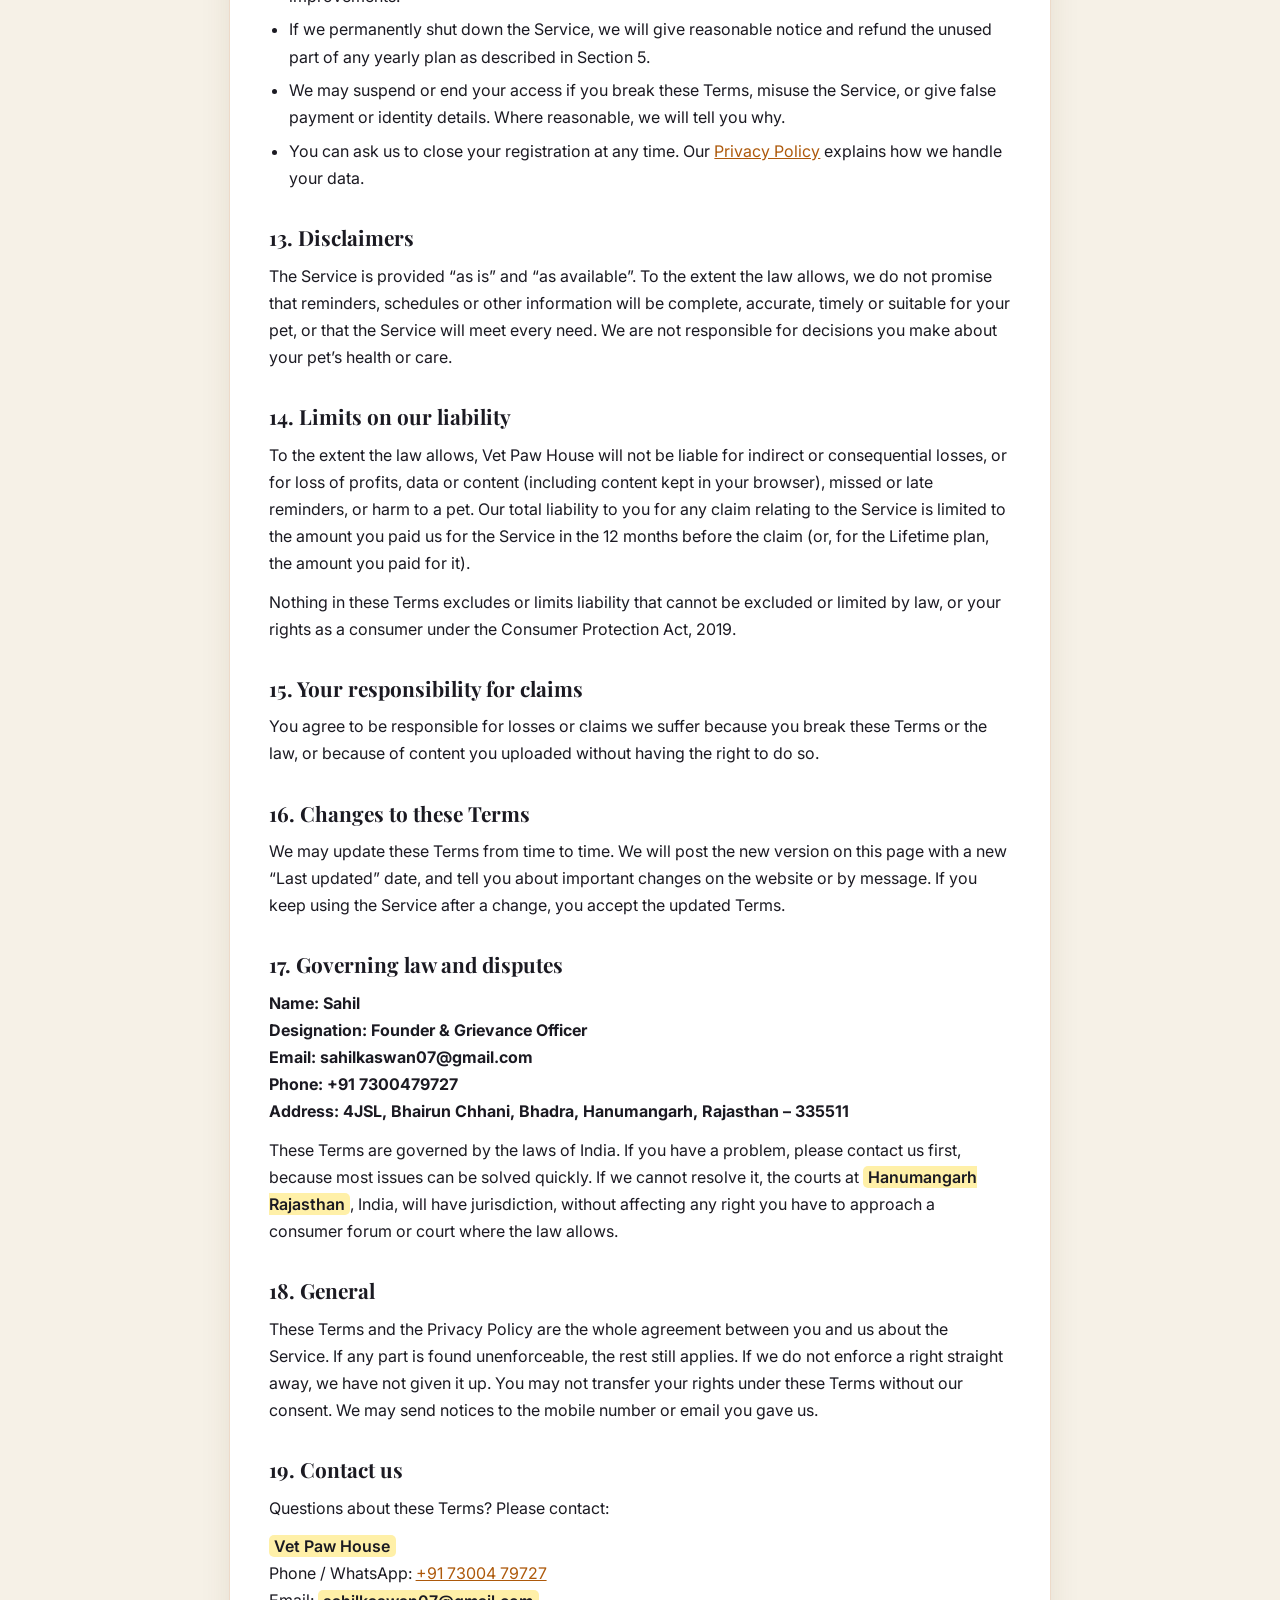
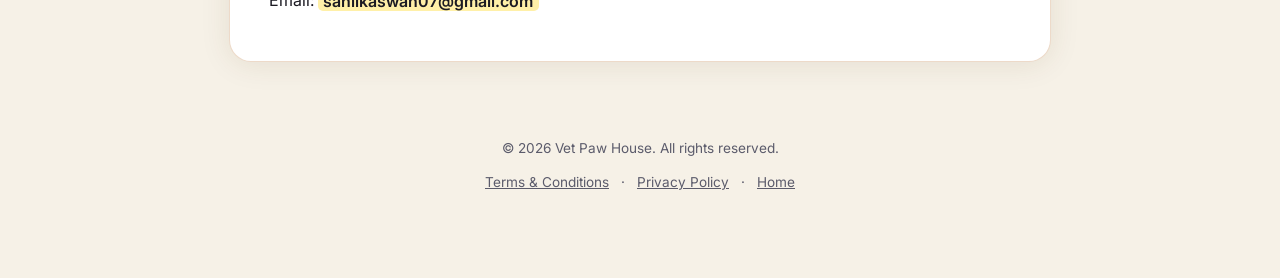
<file: terms.html>
<!DOCTYPE html>
<html lang="en" data-theme="light">
<head>
  <meta charset="UTF-8">
  <meta name="viewport" content="width=device-width, initial-scale=1.0">
  <title>Terms & Conditions — Vet Paw House</title>
  <link rel="preconnect" href="https://fonts.googleapis.com">
  <link href="https://fonts.googleapis.com/css2?family=Playfair+Display:wght@700;900&family=Inter:wght@400;500;600;700&display=swap" rel="stylesheet">
  <script src="theme.js"></script>
  <style>
    *, *::before, *::after { margin: 0; padding: 0; box-sizing: border-box; }
    :root {
      color-scheme: light;
      --bg: #f6f1e7; --card: #ffffff; --accent: #ad590b; --text: #1b1a22; --muted: #5b5b6b;
      --line: rgba(173,89,11,0.22); --soft: rgba(244,162,77,0.14); --mark: #fff0a8;
      --grad: linear-gradient(135deg, #c96a0c, #b8404a, #8f3a9c);
      --nav-bg: rgba(246,241,231,0.9); --shadow: 0 2px 30px rgba(80,55,20,0.10);
    }
    html[data-theme="dark"] {
      color-scheme: dark;
      --bg: #0d0f14; --card: #13151c; --accent: #f4a24d; --text: #e8e2d5; --muted: #9a9aad;
      --line: rgba(244,162,77,0.2); --soft: rgba(244,162,77,0.1); --mark: rgba(244,162,77,0.28);
      --grad: linear-gradient(135deg, #f4a24d, #e07b7b, #c96fd0);
      --nav-bg: rgba(13,15,20,0.85); --shadow: 0 2px 30px rgba(0,0,0,0.4);
    }
    html { scroll-behavior: smooth; }
    body {
      background: var(--bg); color: var(--text);
      font-family: 'Inter', sans-serif; font-size: 16px; line-height: 1.7;
      -webkit-text-size-adjust: 100%;
    }
    a { color: var(--accent); }

    /* top bar */
    .navbar {
      position: fixed; top: 0; left: 0; right: 0; z-index: 50;
      display: flex; align-items: center; justify-content: space-between; gap: 1rem;
      padding: .9rem 2rem; background: var(--nav-bg); backdrop-filter: blur(16px);
      border-bottom: 1px solid var(--line);
    }
    .nav-logo {
      font-family: 'Playfair Display', serif; font-weight: 900; font-size: 1.2rem;
      text-decoration: none; white-space: nowrap;
      background-image: var(--grad); -webkit-background-clip: text; background-clip: text;
      -webkit-text-fill-color: transparent; color: transparent;
    }
    .nav-links { display: flex; align-items: center; gap: 1.4rem; }
    .nav-links a { color: var(--muted); text-decoration: none; font-size: .85rem; font-weight: 600; letter-spacing: .03em; }
    .nav-links a:hover { color: var(--accent); }
    .nav-links .nav-cta {
      color: var(--accent); background: var(--soft); border: 1px solid var(--line);
      padding: .42rem 1rem; border-radius: 40px;
    }

    /* page */
    .doc { max-width: 860px; margin: 0 auto; padding: 6rem 1.2rem 3rem; }
    .doc-head { text-align: center; margin-bottom: 1.8rem; }
    .doc-head h1 {
      font-family: 'Playfair Display', serif; font-weight: 900;
      font-size: clamp(1.9rem, 6vw, 2.7rem); line-height: 1.15; margin-bottom: .5rem;
      background-image: var(--grad); -webkit-background-clip: text; background-clip: text;
      -webkit-text-fill-color: transparent; color: transparent;
    }
    .updated { color: var(--muted); font-size: .85rem; }
    .paper {
      background: var(--card); border: 1px solid var(--line); border-radius: 22px;
      padding: 2.2rem 2.4rem; box-shadow: var(--shadow);
    }
    .glance {
      background: var(--soft); border: 1px solid var(--line); border-radius: 16px;
      padding: 1.1rem 1.3rem; margin-bottom: 1.6rem;
    }
    .glance strong { display: block; margin-bottom: .4rem; color: var(--accent); }
    .glance ul { margin-left: 1.2rem; }
    .glance li { margin: .25rem 0; }

    .toc { border: 1px solid var(--line); border-radius: 16px; padding: 1rem 1.3rem; margin-bottom: 2rem; }
    .toc strong { display: block; margin-bottom: .4rem; }
    .toc ol { columns: 2; column-gap: 2rem; padding-left: 1.3rem; font-size: .92rem; }
    .toc li { margin: .15rem 0; break-inside: avoid; }
    .toc a { text-decoration: none; }
    .toc a:hover { text-decoration: underline; }

    section { scroll-margin-top: 5rem; }
    section + section { margin-top: 2rem; }
    h2 { font-family: 'Playfair Display', serif; font-size: 1.3rem; line-height: 1.3; margin: 0 0 .7rem; scroll-margin-top: 5rem; }
    p { margin: .7rem 0; }
    ul { margin: .6rem 0 .6rem 1.3rem; }
    li { margin: .4rem 0; }
    .note {
      border-left: 4px solid var(--accent); background: var(--soft);
      padding: .8rem 1.1rem; border-radius: 0 12px 12px 0; margin: 1rem 0;
    }
    mark.fill { background: var(--mark); color: inherit; padding: .05em .35em; border-radius: 5px; font-weight: 600; }

    footer { text-align: center; color: var(--muted); font-size: .85rem; padding: 1rem 1.2rem 4.5rem; }
    footer a { color: var(--muted); margin: 0 .5rem; }
    footer a:hover { color: var(--accent); }

    @media (max-width: 700px) {
      .navbar { padding: .75rem 1rem; }
      .nav-logo { font-size: 1.02rem; }
      .nav-links { gap: .7rem; }
      .nav-links a { font-size: .75rem; }
      .nav-links .nav-cta { padding: .36rem .8rem; }
      .doc { padding-top: 5rem; }
      .paper { padding: 1.4rem 1.15rem; border-radius: 18px; }
      .toc ol { columns: 1; }
      h2 { font-size: 1.15rem; }
    }
    @media (max-width: 360px) { .nav-logo { font-size: .9rem; } .hide-sm { display: none; } }
    @media print {
      .navbar, .theme-toggle { display: none !important; }
      body { background: #fff; color: #000; }
      .paper { box-shadow: none; border: none; padding: 0; }
      .doc { padding-top: 1rem; }
      a { color: inherit; }
    }
  </style>
</head>
<body>
  <!-- BEFORE YOU PUBLISH: search this file for the yellow [square-bracket] placeholders
       (support email, registered business name/address, city for court jurisdiction) and
       replace them with your real details. Have a lawyer look over the final text. -->

  <header class="navbar">
    <a class="nav-logo" href="index.html">🐾 Vet Paw House</a>
    <nav class="nav-links">
      <a href="privacy.html">Privacy<span class="hide-sm"> Policy</span></a>
      <a class="nav-cta" href="index.html">Home</a>
    </nav>
  </header>

  <main class="doc">
    <div class="doc-head">
      <h1>Terms &amp; Conditions</h1>
      <p class="updated">Last updated: 20 September 2026</p>
    </div>

    <div class="paper">
      <div class="glance">
        <strong>The short version</strong>
        <ul>
          <li>Vet Paw House is a pet record and reminder service, not a vet. Always follow your veterinarian's advice.</li>
          <li>Plans are paid by UPI and switched on after we check your payment.</li>
          <li>Fees are generally not refundable once a plan is active, apart from the cases in Section 5.</li>
          <li>Reminders can be late and content kept in your browser can be lost, so keep your own copies.</li>
        </ul>
        <p style="margin-top:.6rem;font-size:.9rem;">This summary is only a guide. The full text below is what applies.</p>
      </div>

      <nav class="toc" aria-label="Contents">
        <strong>Contents</strong>
        <ol>
          <li><a href="#s1">About Vet Paw House and these Terms</a></li>
          <li><a href="#s2">Eligibility and your registration</a></li>
          <li><a href="#s3">Not veterinary advice</a></li>
          <li><a href="#s4">Plans, fees and payment</a></li>
          <li><a href="#s5">Refunds and cancellation</a></li>
          <li><a href="#s6">Your content (photos, documents and details)</a></li>
          <li><a href="#s7">Pet ID card and QR code</a></li>
          <li><a href="#s8">Reminders and messages</a></li>
          <li><a href="#s9">Acceptable use</a></li>
          <li><a href="#s10">Our intellectual property</a></li>
          <li><a href="#s11">Third-party services</a></li>
          <li><a href="#s12">Changes to the Service, suspension and ending</a></li>
          <li><a href="#s13">Disclaimers</a></li>
          <li><a href="#s14">Limits on our liability</a></li>
          <li><a href="#s15">Your responsibility for claims</a></li>
          <li><a href="#s16">Changes to these Terms</a></li>
          <li><a href="#s17">Governing law and disputes</a></li>
          <li><a href="#s18">General</a></li>
          <li><a href="#s19">Contact us</a></li>
        </ol>
      </nav>

      <section id="s1">
        <h2>1. About Vet Paw House and these Terms</h2>

        <p>Welcome to Vet Paw House (“we”, “us”, “our”). These Terms &amp; Conditions (“Terms”) apply to your use of our website and services (together, the “Service”), including registering your pet, your pet’s page, reminders, the pet ID card and QR code, and buying a plan.</p>
        <p>By registering, paying for a plan or otherwise using the Service, you confirm that you have read and agree to these Terms and to our <a href="privacy.html">Privacy Policy</a>. If you do not agree, please do not use the Service.</p>
        <p>Vet Paw House is a pet record-keeping and reminder service. Depending on your plan, it includes a vaccination schedule, a deworming schedule, WhatsApp and email reminders, a monthly body condition score (BCS) check-in, a memory gallery, a pet ID card with QR code, and a document locker. Features shown as “Coming Soon” on our website are not available yet and may have extra terms or fees when they launch. Separate services, such as our marketplace, may have their own terms.</p>
      </section>
      <section id="s2">
        <h2>2. Eligibility and your registration</h2>

        <ul>
          <li>You must be at least 18 years old and able to enter into a binding contract under Indian law. If you are younger, a parent or guardian must register and accept these Terms.</li>
          <li>Give us accurate and complete details about you and your pet, and keep your mobile number and email up to date. We need them to send your reminders.</li>
          <li>Each plan covers one pet. Register each pet separately.</li>
          <li>Your pet’s page is opened from our home page with a box password. Keep it private. You are responsible for anything done using it, so contact us straight away if you think someone else knows it.</li>
        </ul>
      </section>
      <section id="s3">
        <h2>3. Not veterinary advice</h2>

        <div class="note"><strong>Important:</strong> Vet Paw House is not a veterinary clinic and does not give veterinary diagnosis, treatment or medical advice.</div>
        <p>Vaccination and deworming dates, body condition results and other information in the Service are for record-keeping and general guidance only. Your pet’s real needs may be different. Always follow the advice of your veterinarian, and contact a vet immediately in an emergency.</p>
        <p>Reminders are only an aid. You remain responsible for making sure your pet receives timely care.</p>
      </section>
      <section id="s4">
        <h2>4. Plans, fees and payment</h2>

        <ul>
          <li><strong>Plans and prices.</strong> The plans, what each one includes and the prices are shown on our registration page when you sign up. Prices are in Indian Rupees (₹). The price you see when you pay is the price for that purchase.</li>
          <li><strong>Yearly plans</strong> give you the plan’s features for 12 months from the day we activate it. They do not renew automatically. Renew before they end to keep your features.</li>
          <li><strong>Lifetime plan</strong> is a one-time payment for the plan’s features for as long as Vet Paw House operates the Service. “Lifetime” means the life of the Service, not the life of your pet or of you. It covers one pet and cannot be transferred to another person.</li>
          <li><strong>ID card &amp; QR download add-on.</strong> The downloadable pet ID card and QR code can be added to a yearly plan for a small one-time fee. It is already included in the Lifetime plan. You do not need to buy the add-on again when you renew.</li>
          <li><strong>How you pay.</strong> You pay by UPI to the UPI ID or QR code shown on our registration page, then enter the amount and the UPI transaction reference (UTR) in the form. We check each payment by hand before activating your plan, so activation can take some time. If we cannot match your payment, we may ask you for more details or decline to activate the plan.</li>
          <li><strong>Stay safe.</strong> Only pay to the UPI ID shown on our official registration page. We will never ask for your UPI PIN, OTP, card details or bank password.</li>
          <li><strong>Changes.</strong> We may change prices or plan features for future purchases and renewals. A change never affects a period you have already paid for.</li>
        </ul>
      </section>
      <section id="s5">
        <h2>5. Refunds and cancellation</h2>

        <p>The Service is digital and starts once we activate your plan, so fees are generally non-refundable after activation. We will refund:</p>
        <ul>
          <li>a payment made twice or paid in excess;</li>
          <li>a payment for which we were unable to activate your plan; and</li>
          <li>the unused part of a yearly plan if we permanently shut down the Service.</li>
        </ul>
        <p>To ask for a refund, contact us with your registered mobile number and UTR. We aim to reply within 7 working days. Approved refunds go back to the UPI account the payment came from. Nothing here limits any rights you have under the Consumer Protection Act, 2019 or other law.</p>
        <p>You may stop using the Service at any time. Stopping does not entitle you to a refund for a period that has already started.</p>
      </section>
      <section id="s6">
        <h2>6. Your content (photos, documents and details)</h2>

        <p>“Your content” means the photos, documents, notes and details you add to the Service.</p>
        <ul>
          <li>You keep ownership of your content. You give us a non-exclusive licence to store, process and display it only as needed to run the Service for you, for example to show your pet’s photo on your pet’s page, ID card and home-page card.</li>
          <li>You promise that you have the right to upload it and that it is lawful. Do not upload anything unlawful, abusive or misleading, or anything that violates someone else’s rights or privacy.</li>
          <li>We may limit uploads to keep the Service fair and fast. At the moment, the memory gallery allows one new photo every 15 days.</li>
          <li>We may remove content that breaks these Terms or the law.</li>
        </ul>
        <div class="note"><strong>Backups:</strong> Some content, such as memory gallery photos and locker documents, is kept in your own browser on your own device. If you clear your browsing data, change phone or browser, or lose your device, that content can be lost and we may not be able to recover it. Keep your own copies of important documents. Vet Paw House is not a backup service. Please do not store identity documents or bank details in the locker.</div>
      </section>
      <section id="s7">
        <h2>7. Pet ID card and QR code</h2>

        <p>The QR code on your pet’s ID card opens your pet’s page. Anyone who scans the QR code or has the link can see what that page shows. This can include your pet’s details and the owner name and contact number shown on the ID card. It is meant to help a lost pet get home.</p>
        <p>You decide where to share or print the QR code and ID card. If you want the information shown to be changed or removed, contact us. Please do not misuse an owner’s contact details found through a QR code, for example to harass anyone.</p>
      </section>
      <section id="s8">
        <h2>8. Reminders and messages</h2>

        <p>When you register, you agree that we may contact you by WhatsApp, SMS, phone call and email, using the details you gave us, to send vaccination and deworming reminders, payment and activation updates, renewal notices and important service messages. WhatsApp and other providers have their own terms, and your mobile operator may charge for data or messages.</p>
        <p>Reminders may be late or may not arrive because of network, provider or device problems. We do not promise delivery or exact timing. You can ask us to stop non-essential messages at any time, although some features may then not work fully.</p>
      </section>
      <section id="s9">
        <h2>9. Acceptable use</h2>

        <p>When using the Service, you agree not to:</p>
        <ul>
          <li>break any law, or use the Service to harm, harass or defraud anyone, including sending fake or misleading payment details;</li>
          <li>try to get into accounts, pages, data or systems you are not allowed to access, or bypass any password or limit;</li>
          <li>upload viruses or harmful code, or overload, scrape or interfere with the Service;</li>
          <li>copy, resell, reverse engineer or build a competing service from the Service without our written permission; or</li>
          <li>pretend to be someone else, or give false details about you or your pet.</li>
        </ul>
      </section>
      <section id="s10">
        <h2>10. Our intellectual property</h2>

        <p>The Vet Paw House name, logo, website design, text, graphics and software belong to us or our licensors and are protected by law. We give you a limited, personal, non-exclusive, non-transferable right to use the Service under these Terms. You may not copy or use our name or logo without written permission.</p>
      </section>
      <section id="s11">
        <h2>11. Third-party services</h2>

        <p>The Service depends on third parties, such as cloud hosting and database providers, messaging and email providers, UPI apps and banks, and font and code libraries loaded from other websites. They run independently and have their own terms and privacy policies. We are not responsible for their services, outages or actions, although we choose our providers with care.</p>
      </section>
      <section id="s12">
        <h2>12. Changes to the Service, suspension and ending</h2>

        <ul>
          <li>We work to keep the Service running but do not promise it will always be available or free of errors. We may update, change, pause or stop features, for example for maintenance or improvements.</li>
          <li>If we permanently shut down the Service, we will give reasonable notice and refund the unused part of any yearly plan as described in Section 5.</li>
          <li>We may suspend or end your access if you break these Terms, misuse the Service, or give false payment or identity details. Where reasonable, we will tell you why.</li>
          <li>You can ask us to close your registration at any time. Our <a href="privacy.html">Privacy Policy</a> explains how we handle your data.</li>
        </ul>
      </section>
      <section id="s13">
        <h2>13. Disclaimers</h2>

        <p>The Service is provided “as is” and “as available”. To the extent the law allows, we do not promise that reminders, schedules or other information will be complete, accurate, timely or suitable for your pet, or that the Service will meet every need. We are not responsible for decisions you make about your pet’s health or care.</p>
      </section>
      <section id="s14">
        <h2>14. Limits on our liability</h2>

        <p>To the extent the law allows, Vet Paw House will not be liable for indirect or consequential losses, or for loss of profits, data or content (including content kept in your browser), missed or late reminders, or harm to a pet. Our total liability to you for any claim relating to the Service is limited to the amount you paid us for the Service in the 12 months before the claim (or, for the Lifetime plan, the amount you paid for it).</p>
        <p>Nothing in these Terms excludes or limits liability that cannot be excluded or limited by law, or your rights as a consumer under the Consumer Protection Act, 2019.</p>
      </section>
      <section id="s15">
        <h2>15. Your responsibility for claims</h2>

        <p>You agree to be responsible for losses or claims we suffer because you break these Terms or the law, or because of content you uploaded without having the right to do so.</p>
      </section>
      <section id="s16">
        <h2>16. Changes to these Terms</h2>

        <p>We may update these Terms from time to time. We will post the new version on this page with a new “Last updated” date, and tell you about important changes on the website or by message. If you keep using the Service after a change, you accept the updated Terms.</p>
      </section>
      <section id="s17">
        <h2>17. Governing law and disputes</h2>
        <p><strong>
        Name: Sahil<br>
        Designation: Founder &amp; Grievance Officer<br>
        Email: sahilkaswan07@gmail.com<br>
        Phone: +91 7300479727<br>
        Address: 4JSL, Bhairun Chhani, Bhadra, Hanumangarh, Rajasthan – 335511</strong>
        </p>
        <p>These Terms are governed by the laws of India. If you have a problem, please contact us first, because most issues can be solved quickly. If we cannot resolve it, the courts at <mark class="fill">Hanumangarh Rajasthan</mark>, India, will have jurisdiction, without affecting any right you have to approach a consumer forum or court where the law allows.</p>
      </section>
      <section id="s18">
        <h2>18. General</h2>

        <p>These Terms and the Privacy Policy are the whole agreement between you and us about the Service. If any part is found unenforceable, the rest still applies. If we do not enforce a right straight away, we have not given it up. You may not transfer your rights under these Terms without our consent. We may send notices to the mobile number or email you gave us.</p>
      </section>
      <section id="s19">
        <h2>19. Contact us</h2>

        <p>Questions about these Terms? Please contact:</p>        
<mark class="fill">Vet Paw House</mark><br>
Phone / WhatsApp: <a href="tel:+917300479727">+91 73004 79727</a><br>
Email: <mark class="fill">sahilkaswan07@gmail.com</mark></p>
      </section>
    </div>
  </main>

  <footer>
    <p>© <span id="year"></span> Vet Paw House. All rights reserved.</p>
    <p><a href="terms.html">Terms &amp; Conditions</a> · <a href="privacy.html">Privacy Policy</a> · <a href="index.html">Home</a></p>
  </footer>

  <script>document.getElementById('year').textContent = new Date().getFullYear();</script>
</body>
</html>
</file>
<file: index.css>
*, *::before, *::after { margin: 0; padding: 0; box-sizing: border-box; }
     
    :root {
      --bg: #0d0f14;
      --surface: #13151c;
      --card: #1a1d28;
      --accent: #f4a24d;
      --accent2: #e07b7b;
      --text: #e8e2d5;
      --muted: #7a7a8c;
      --paw: #f4a24d33;

      /* theme-aware helper tokens used by overlays / canvas-adjacent elements */
      --glass-bg: rgba(13,15,20,0.72);
      --glass-border: rgba(244,162,77,0.18);
      --btn-why-bg: rgba(13,15,20,0.82);
      --link-muted: rgba(255,255,255,0.75);
      --link-muted-hover: #fff;
      --canvas-bg: #0d0f14;
      --vignette-inner: rgba(13,15,20,0);
      --vignette-outer: rgba(13,15,20,.85);
      --modal-shadow: 0 0 80px rgba(244,162,77,0.1);
      --heading-strong: #ffffff;
    }

    /* ---------- LIGHT MODE ---------- */
    :root[data-theme="light"] {
      --bg: #faf6ee;
      --surface: #ffffff;
      --card: #ffffff;
      --accent: #c9711c;
      --accent2: #b8455a;
      --text: #241f18;
      --muted: #5c5648;
      --paw: #c9711c22;

      --glass-bg: rgba(255,255,255,0.88);
      --glass-border: rgba(201,113,28,0.35);
      --btn-why-bg: rgba(255,255,255,0.92);
      --link-muted: rgba(36,31,24,0.72);
      --link-muted-hover: #241f18;
      --canvas-bg: #faf6ee;
      --vignette-inner: rgba(250,246,238,0);
      --vignette-outer: rgba(250,246,238,.85);
      --modal-shadow: 0 0 60px rgba(201,113,28,0.16), 0 2px 30px rgba(0,0,0,0.08);
      --heading-strong: #1a1610;
    }

    :root[data-theme="light"] body {
      color: var(--text);
    }
     
    html, body {
      height: 100%;
      background: var(--bg);
      color: var(--text);
      font-family: 'Inter', sans-serif;
      overflow: hidden;
      transition: background .35s ease, color .35s ease;
    }
     
    #bg-canvas {
      position: fixed;
      inset: 0;
      z-index: 0;
      pointer-events: all;
    }


     
    /* --- MAIN LANDING LAYOUT --- */
    .page { position: relative; z-index: 1; }
     
    .hero {
      height: 100vh;
      overflow: hidden;
      display: flex;
      flex-direction: column;
      align-items: center;
      justify-content: center;
      text-align: center;
      padding: 6rem 2rem;
      position: relative;
    }
     
    .premium-badge {
      display: inline-flex;
      align-items: center;
      gap: .5rem;
      background: rgba(244,162,77,0.12);
      border: 1px solid rgba(244,162,77,0.45);
      color: var(--accent);
      font-size: .72rem;
      font-weight: 700;
      letter-spacing: .14em;
      text-transform: uppercase;
      padding: .5rem 1.1rem;
      border-radius: 40px;
      margin-bottom: 1.3rem;
      backdrop-filter: blur(10px);
      box-shadow: 0 0 24px rgba(244,162,77,0.18);
      animation: badgeIn .9s ease both, badgeGlow 3s ease-in-out infinite;
    }
    .premium-badge svg { width: 14px; height: 14px; flex-shrink: 0; }
    @keyframes badgeIn { from{opacity:0; transform:translateY(-10px);} to{opacity:1; transform:translateY(0);} }
    @keyframes badgeGlow {
      0%,100% { box-shadow: 0 0 18px rgba(244,162,77,0.18); }
      50%     { box-shadow: 0 0 32px rgba(244,162,77,0.4); }
    }
     
    .hero-glass {
      background: var(--glass-bg);
      border: 1px solid var(--glass-border);
      border-radius: 24px;
      padding: 2rem 2.4rem;
      backdrop-filter: blur(18px);
      max-width: 420px;
      box-shadow: 0 0 80px rgba(244,162,77,0.08), 0 2px 40px rgba(0,0,0,0.5);
      animation: glassIn 1s ease both;
      transition: background .35s ease, border-color .35s ease;
    }
    :root[data-theme="light"] .hero-glass {
      box-shadow: 0 0 60px rgba(201,113,28,0.12), 0 2px 24px rgba(0,0,0,0.08);
    }
     
    @keyframes glassIn {
      from { opacity:0; transform: translateY(40px) scale(0.97); }
      to   { opacity:1; transform: translateY(0) scale(1); }
    }
     
    .paw-icon {
      font-size: 2.2rem;
      animation: pawBounce 2s ease-in-out infinite;
      display: inline-block;
      margin-bottom: .2rem;
    }
    @keyframes pawBounce {
      0%,100% { transform: translateY(0) rotate(-8deg); }
      50%      { transform: translateY(-10px) rotate(8deg); }
    }
     
    .brand {
      font-family: 'Playfair Display', serif;
      font-size: clamp(2.2rem, 6vw, 3rem);
      font-weight: 900;
      line-height: 1;
      letter-spacing: -1px;
      background: linear-gradient(135deg, #f4a24d 0%, #e07b7b 60%, #c96fd0 100%);
      -webkit-background-clip: text;
      -webkit-text-fill-color: transparent;
      background-clip: text;
      margin-bottom: .4rem;
    }
    :root[data-theme="light"] .brand {
      background: linear-gradient(135deg, #b5590f 0%, #a83b4f 60%, #7e3a91 100%);
      -webkit-background-clip: text;
      background-clip: text;
    }
     
    .tagline {
      font-size: clamp(.7rem, 1.6vw, .85rem);
      font-weight: 300;
      color: var(--muted);
      letter-spacing: .16em;
      text-transform: uppercase;
      margin-bottom: 1.6rem;
    }
     
    .btn-register {
      display: inline-block;
      background: linear-gradient(135deg, #f4a24d, #e07b7b);
      color: #0d0f14;
      font-family: 'Inter', sans-serif;
      font-weight: 700;
      font-size: .85rem;
      letter-spacing: .08em;
      text-transform: uppercase;
      padding: .7rem 2.2rem;
      border-radius: 60px;
      border: none;
      cursor: pointer;
      text-decoration: none;
      box-shadow: 0 0 40px rgba(244,162,77,0.35), 0 4px 16px rgba(0,0,0,0.3);
      transition: transform .2s, box-shadow .2s;
    }
    .btn-register:hover {
      transform: translateY(-3px) scale(1.04);
      box-shadow: 0 0 60px rgba(244,162,77,0.55), 0 8px 24px rgba(0,0,0,0.35);
    }
     
    .stats-strip {
      display: flex;
      flex-wrap: wrap;
      justify-content: center;
      gap: 1.1rem;
      margin-top: 1.6rem;
      padding-top: 1.2rem;
      border-top: 1px solid rgba(244,162,77,0.14);
      width: 100%;
    }
    .stat-item {
      display: flex;
      flex-direction: column;
      align-items: center;
      min-width: 64px;
    }
    .stat-num {
      font-family: 'Playfair Display', serif;
      font-weight: 900;
      font-size: 1.1rem;
      background: linear-gradient(135deg, #f4a24d, #e07b7b);
      -webkit-background-clip: text;
      -webkit-text-fill-color: transparent;
      background-clip: text;
    }
    :root[data-theme="light"] .stat-num {
      background: linear-gradient(135deg, #b5590f, #a83b4f);
      -webkit-background-clip: text;
      background-clip: text;
    }
    .stat-label {
      font-size: .55rem;
      letter-spacing: .08em;
      text-transform: uppercase;
      color: var(--muted);
      margin-top: .2rem;
    }
     
    /* Corner Pets Handling */
    .pet-corner {
      position: fixed;
      bottom: -10px;
      z-index: 10;
      pointer-events: none;
      user-select: none;
      perspective: 1000px;
    }
    .pet-corner.left  { left: 2rem; }
    .pet-corner.right { right: 2rem; }

    .pet-img-wrap {
      width: 240px;
      height: 260px;
      display: block;
      position: relative;
      animation: petNaturalMove 6s ease-in-out infinite;
      transform-style: preserve-3d;
    }
    .pet-corner.right .pet-img-wrap { animation-delay: -3s; }

    .pet-img-tilt {
      width: 100%;
      height: 100%;
      position: relative;
      transform: rotateY(var(--tiltY, 0deg)) rotateX(var(--tiltX, 0deg));
      transition: transform .3s ease-out;
      transform-style: preserve-3d;
    }

    .pet-img {
      position: absolute;
      bottom: 0;
      left: 0;
      width: 100%;
      height: 100%;
      object-fit: contain;
      opacity: 0;
      transform: scale(0.9) translateY(20px);
      transition: opacity 0.8s cubic-bezier(0.4, 0, 0.2, 1), transform 0.8s cubic-bezier(0.4, 0, 0.2, 1);
      filter: drop-shadow(0 14px 20px rgba(0,0,0,0.6)) drop-shadow(0 0 20px rgba(244,162,77,0.15));
      -webkit-mask-image: radial-gradient(ellipse 100% 100% at 50% 50%, #000 75%, transparent 100%);
      mask-image: radial-gradient(ellipse 100% 100% at 50% 50%, #000 75%, transparent 100%);
    }

    .pet-img.active {
      opacity: 1;
      transform: scale(1) translateY(0);
    }

    @keyframes petNaturalMove {
      0%, 100% { transform: translateY(0) scaleY(1) rotateZ(-1deg) rotateX(2deg); }
      25%      { transform: translateY(-8px) scaleY(1.02) rotateZ(1deg) rotateY(3deg); }
      50%      { transform: translateY(-2px) scaleY(0.99) rotateZ(-0.5deg) rotateX(-2deg); }
      75%      { transform: translateY(-10px) scaleY(1.01) rotateZ(0.5deg) rotateY(-3deg); }
    }
     
    .why-btn-wrap {
      position: fixed;
      bottom: 2rem;
      left: 50%;
      transform: translateX(-50%);
      z-index: 20;
    }
    .btn-why {
      background: var(--btn-why-bg);
      border: 1.5px solid rgba(244,162,77,0.5);
      color: var(--accent);
      font-family: 'Inter', sans-serif;
      font-weight: 600;
      font-size: .9rem;
      letter-spacing: .1em;
      text-transform: uppercase;
      padding: .75rem 2rem;
      border-radius: 60px;
      cursor: pointer;
      backdrop-filter: blur(12px);
      box-shadow: 0 0 30px rgba(244,162,77,0.2);
      transition: all .2s, background .35s ease;
      text-decoration: none;
      display: inline-block;
    }
    .btn-why:hover {
      background: rgba(244,162,77,0.15);
      box-shadow: 0 0 50px rgba(244,162,77,0.35);
      transform: translateY(-2px);
    }

    /* ---------- THEME TOGGLE ---------- */
    .theme-toggle {
      position: fixed;
      top: 1.4rem;
      right: 1.4rem;
      z-index: 30;
      background: var(--btn-why-bg);
      border: 1.5px solid rgba(244,162,77,0.5);
      color: var(--accent);
      font-size: 1.1rem;
      width: 44px;
      height: 44px;
      border-radius: 50%;
      cursor: pointer;
      display: flex;
      align-items: center;
      justify-content: center;
      backdrop-filter: blur(12px);
      box-shadow: 0 0 24px rgba(244,162,77,0.2);
      transition: all .25s;
    }
    .theme-toggle:hover {
      transform: translateY(-2px) scale(1.05);
      box-shadow: 0 0 34px rgba(244,162,77,0.35);
    }
    @media (max-width: 480px) {
      .theme-toggle { top: .9rem; right: .9rem; width: 38px; height: 38px; font-size: .95rem; }
    }
     
    .modal-overlay {
      position: fixed;
      inset: 0;
      background: rgba(0,0,0,.75);
      backdrop-filter: blur(8px);
      z-index: 100;
      display: flex;
      align-items: center;
      justify-content: center;
      padding: 1.5rem;
      opacity: 0;
      pointer-events: none;
      transition: opacity .3s;
    }
    .modal-overlay.open { opacity: 1; pointer-events: all; }
     
    .modal {
      background: var(--card);
      border: 1px solid rgba(244,162,77,0.2);
      border-radius: 24px;
      padding: 2.5rem;
      max-width: 560px;
      width: 100%;
      max-height: 85vh;
      overflow-y: auto;
      box-shadow: var(--modal-shadow);
      transform: translateY(30px);
      transition: transform .35s ease;
      scrollbar-width: thin;
      scrollbar-color: rgba(244,162,77,0.5) transparent;
    }
    .modal-overlay.open .modal { transform: translateY(0); }
    .modal::-webkit-scrollbar { width: 8px; }
    .modal::-webkit-scrollbar-track { background: transparent; }
    .modal::-webkit-scrollbar-thumb {
      background: rgba(244,162,77,0.45);
      border-radius: 8px;
    }
    .modal::-webkit-scrollbar-thumb:hover { background: rgba(244,162,77,0.7); }

    @media (max-width: 600px) {
      .modal { padding: 1.75rem 1.5rem; max-height: 90vh; border-radius: 18px; }
      .modal h2 { font-size: 1.5rem; margin-bottom: 1.1rem; }
      .reason { gap: .75rem; margin-bottom: 1rem; }
      .reason-icon { font-size: 1.5rem; }
    }
     
    .modal h2 {
      font-family: 'Playfair Display', serif;
      font-size: 2rem;
      color: var(--accent);
      margin-bottom: 1.5rem;
    }
     
    .reason {
      display: flex;
      gap: 1rem;
      align-items: flex-start;
      margin-bottom: 1.2rem;
    }
    .reason-icon { font-size: 1.8rem; flex-shrink: 0; }
    .reason h3 { font-size: 1rem; font-weight: 600; color: var(--text); margin-bottom: .2rem; }
    .reason p  { font-size: .875rem; color: var(--muted); line-height: 1.5; }

    .coming-soon-badge {
      display: inline-block;
      margin-left: .5rem;
      font-size: .6rem;
      font-weight: 700;
      letter-spacing: .06em;
      text-transform: uppercase;
      color: var(--accent);
      background: rgba(244,162,77,0.14);
      border: 1px solid rgba(244,162,77,0.4);
      border-radius: 20px;
      padding: .15rem .55rem;
      vertical-align: middle;
    }

    .launched-badge {
      display: inline-flex;
      align-items: center;
      gap: .3rem;
      margin-left: .5rem;
      font-size: .6rem;
      font-weight: 700;
      letter-spacing: .06em;
      text-transform: uppercase;
      color: #3ee08a;
      background: rgba(62,224,138,0.14);
      border: 1px solid rgba(62,224,138,0.5);
      border-radius: 20px;
      padding: .15rem .6rem;
      vertical-align: middle;
      box-shadow: 0 0 14px rgba(62,224,138,0.25);
      animation: launchedPulse 2.4s ease-in-out infinite;
    }
    .launched-badge::before {
      content: '';
      width: 6px;
      height: 6px;
      border-radius: 50%;
      background: #3ee08a;
      box-shadow: 0 0 6px #3ee08a;
      flex-shrink: 0;
    }
    @keyframes launchedPulse {
      0%, 100% { box-shadow: 0 0 14px rgba(62,224,138,0.25); }
      50%      { box-shadow: 0 0 24px rgba(62,224,138,0.5); }
    }

    .reason:has(.launched-badge) {
      background: rgba(62,224,138,0.06);
      border: 1px solid rgba(62,224,138,0.25);
      border-radius: 14px;
      padding: .85rem 1rem;
      margin-left: -1rem;
      margin-right: -1rem;
      width: calc(100% + 2rem);
    }
     
    .modal-close {
      margin-top: 2rem;
      background: linear-gradient(135deg, #f4a24d, #e07b7b);
      color: #0d0f14;
      border: none;
      padding: .75rem 2rem;
      border-radius: 60px;
      font-weight: 700;
      font-size: .9rem;
      cursor: pointer;
      width: 100%;
    }

    @media(max-width: 768px) {
      .pet-corner, .welcome-stage { display: none; }
    }
/* ===================== RESPONSIVE — TABLET / iPAD (769px–1024px) ===================== */
@media (min-width: 769px) and (max-width: 1024px) {
  .pet-corner, .welcome-stage { display: block; }
  .pet-corner.left  { left: .8rem; }
  .pet-corner.right { right: .8rem; }
  .pet-img-wrap { width: 165px; height: 180px; }
  .hero-glass { max-width: 400px; }
}

/* ===================== RESPONSIVE — LARGE PHONES / SMALL TABLETS (481px–768px) ===================== */
@media (max-width: 768px) {
  html, body { overflow-y: auto; }
  .hero { padding: 5rem 1.2rem 6rem; min-height: 100vh; height: auto; }
  .hero-glass { padding: 1.6rem 1.4rem; max-width: 380px; }
  .brand { font-size: clamp(1.9rem, 8vw, 2.4rem); }
  .tagline { font-size: .72rem; letter-spacing: .12em; }
  .stats-strip { gap: .8rem; margin-top: 1.2rem; padding-top: 1rem; }
  .stats-strip br { display: none; }
  .btn-register { padding: .65rem 1.9rem; font-size: .8rem; }

  .why-btn-wrap { bottom: 1.2rem; }
  .btn-why { padding: .6rem 1.5rem; font-size: .8rem; }

  .modal { padding: 1.75rem 1.5rem; max-height: 88vh; border-radius: 18px; }
  .modal h2 { font-size: 1.4rem; margin-bottom: 1.1rem; }
}

/* ===================== RESPONSIVE — MOBILE (≤480px) ===================== */
@media (max-width: 480px) {
  .hero { padding: 4.5rem 1rem 6.5rem; }
  .premium-badge { font-size: .62rem; padding: .4rem .85rem; margin-bottom: 1rem; }
  .hero-glass { padding: 1.4rem 1.1rem; border-radius: 20px; max-width: 100%; }
  .paw-icon { font-size: 1.9rem; }
  .brand { font-size: clamp(1.7rem, 9vw, 2.1rem); }
  .tagline { font-size: .68rem; margin-bottom: 1.1rem; }
  .link-already-member { font-size: .82rem; }

  .stats-strip { gap: .6rem; }
  .stat-num { font-size: .95rem; }
  .stat-label { font-size: .5rem; }

  .why-btn-wrap { bottom: 1rem; width: 100%; padding: 0 1rem; }
  .btn-why { width: 100%; font-size: .78rem; padding: .65rem 1rem; }

  .reason { gap: .7rem; margin-bottom: .9rem; }
  .reason-icon { font-size: 1.4rem; }
  .reason h3 { font-size: .9rem; }
  .reason p { font-size: .78rem; }
}
</file>
<file: home.css>
*, *::before, *::after { margin: 0; padding: 0; box-sizing: border-box; }

:root {
  --bg: #0d0f14;
  --surface: #13151c;
  --card: #1a1d28;
  --accent: #f4a24d;
  --accent2: #e07b7b;
  --accent3: #c96fd0;
  --text: #e8e2d5;
  --muted: #7a7a8c;
}

html, body {
  min-height: 100%;
  background: var(--bg);
  color: var(--text);
  font-family: 'Inter', sans-serif;
  overflow-x: hidden;
}

#bg-canvas {
  position: fixed;
  inset: 0;
  z-index: 0;
}

/* ===================== NAVBAR ===================== */
.navbar {
  position: fixed;
  top: 0; left: 0; right: 0;
  z-index: 50;
  display: flex;
  align-items: center;
  justify-content: space-between;
  padding: 1rem 2rem;
  background: rgba(13,15,20,0.55);
  backdrop-filter: blur(16px);
  border-bottom: 1px solid rgba(244,162,77,0.12);
}
.nav-logo {
  display: flex;
  align-items: center;
  gap: .5rem;
  font-family: 'Playfair Display', serif;
  font-weight: 900;
  font-size: 1.2rem;
  background: linear-gradient(135deg, #f4a24d, #e07b7b, #c96fd0);
  -webkit-background-clip: text;
  -webkit-text-fill-color: transparent;
  background-clip: text;
  text-decoration: none;
}
.nav-links {
  display: flex;
  align-items: center;
  gap: 1.8rem;
  list-style: none;
}
.nav-links a {
  color: var(--muted);
  text-decoration: none;
  font-size: .85rem;
  font-weight: 600;
  letter-spacing: .04em;
  transition: color .2s;
  cursor: pointer;
}
.nav-links a:hover { color: var(--accent); }
.nav-links .nav-cta {
  background: rgba(244,162,77,0.12);
  border: 1px solid rgba(244,162,77,0.45);
  color: var(--accent);
  padding: .45rem 1.1rem;
  border-radius: 40px;
}
/* 3-dots button + dropdown menu — only shown on phones (see the max-width: 767px block) */
.nav-dots {
  display: none;
  flex: 0 0 38px;
  width: 38px; height: 38px;
  margin-left: .6rem;
  padding: 0;
  border-radius: 50%;
  flex-direction: column;
  align-items: center;
  justify-content: center;
  gap: 3.5px;
  background: rgba(244,162,77,0.1);
  border: 1px solid rgba(244,162,77,0.35);
  cursor: pointer;
  -webkit-tap-highlight-color: transparent;
  transition: background .2s;
}
.nav-dots span {
  display: block;
  width: 4px; height: 4px;
  border-radius: 50%;
  background: var(--accent);
}
.navbar.menu-open .nav-dots { background: rgba(244,162,77,0.24); }
.nav-menu {
  display: none;
  position: absolute;
  top: calc(100% + 8px);
  right: .8rem;
  width: min(260px, calc(100vw - 1.6rem));
  padding: .5rem;
  flex-direction: column;
  gap: .15rem;
  background: rgba(19,21,28,0.97);
  border: 1px solid rgba(244,162,77,0.25);
  border-radius: 18px;
  box-shadow: 0 14px 40px rgba(0,0,0,0.5);
}
.nav-menu a {
  display: flex;
  align-items: center;
  padding: .85rem 1rem;
  border-radius: 12px;
  color: var(--text);
  text-decoration: none;
  font-size: .92rem;
  font-weight: 600;
  letter-spacing: .02em;
  -webkit-tap-highlight-color: transparent;
}
.nav-menu a:hover,
.nav-menu a:active { background: rgba(244,162,77,0.14); color: var(--accent); }
@keyframes navMenuIn {
  from { opacity: 0; transform: translateY(-6px); }
  to   { opacity: 1; transform: translateY(0); }
}

/* ===================== PET BOXES SECTION ===================== */
.pets-section {
  position: relative;
  z-index: 1;
  padding: 6rem 2rem 5rem;
  max-width: 1100px;
  margin: 0 auto;
}
.pets-section .sec-head {
  text-align: center;
  margin-bottom: 2.4rem;
}
.pets-section .sec-head h2 {
  font-family: 'Playfair Display', serif;
  font-size: clamp(1.7rem, 4vw, 2.2rem);
  font-weight: 900;
  background: linear-gradient(135deg, #f4a24d, #e07b7b, #c96fd0);
  -webkit-background-clip: text;
  -webkit-text-fill-color: transparent;
  background-clip: text;
  margin-bottom: .5rem;
}
.pets-section .sec-head p { color: var(--muted); font-size: .88rem; }

.pets-grid {
  display: grid;
  grid-template-columns: repeat(auto-fit, minmax(200px, 260px));
  justify-content: center;
  gap: 1.4rem;
}

/* ===================== PET CARD ===================== */
.pet-box {
  background: rgba(19,21,28,0.78);
  border: 1px solid rgba(244,162,77,0.18);
  border-radius: 20px;
  overflow: hidden;
  backdrop-filter: blur(14px);
  box-shadow: 0 0 40px rgba(244,162,77,0.06), 0 2px 24px rgba(0,0,0,0.4);
  transition: transform .25s, box-shadow .25s;
  cursor: pointer;
}
.pet-box:hover {
  transform: translateY(-4px);
  box-shadow: 0 0 60px rgba(244,162,77,0.18), 0 8px 30px rgba(0,0,0,0.45);
}
.pet-box .pet-photo {
  width: 100%;
  height: 150px;
  object-fit: cover;
  display: block;
  filter: saturate(1.05);
}
.pet-box .pet-info {
  padding: 1rem 1.1rem 1.2rem;
}
.pet-box .pet-name {
  font-family: 'Playfair Display', serif;
  font-weight: 700;
  font-size: 1.1rem;
  color: var(--text);
  margin-bottom: .18rem;
  display: flex;
  align-items: center;
  gap: .4rem;
}
.demo-tag {
  font-family: 'Inter', sans-serif;
  font-size: .52rem;
  font-weight: 700;
  letter-spacing: .08em;
  color: var(--accent2);
  background: rgba(224,123,123,0.14);
  border: 1px solid rgba(224,123,123,0.4);
  padding: .1rem .38rem;
  border-radius: 20px;
}
.pet-box .pet-breed {
  font-size: .74rem;
  color: var(--muted);
  letter-spacing: .03em;
  margin-bottom: .55rem;
}
.pet-box .pet-meta {
  display: flex;
  gap: .45rem;
  flex-wrap: wrap;
  margin-bottom: .85rem;
}
.pet-chip {
  font-size: .65rem;
  font-weight: 600;
  letter-spacing: .05em;
  padding: .22rem .6rem;
  border-radius: 30px;
  background: rgba(244,162,77,0.08);
  border: 1px solid rgba(244,162,77,0.22);
  color: var(--accent);
}
.pet-chip.sex  { background: rgba(201,111,208,0.08); border-color: rgba(201,111,208,0.22); color: var(--accent3); }
.pet-chip.age  { background: rgba(100,160,255,0.08); border-color: rgba(100,160,255,0.22); color: #7eb8ff; }
.lock-btn {
  display: inline-flex;
  align-items: center;
  gap: .35rem;
  font-size: .68rem;
  font-weight: 700;
  letter-spacing: .08em;
  text-transform: uppercase;
  color: var(--accent);
  background: rgba(244,162,77,0.1);
  border: 1px solid rgba(244,162,77,0.35);
  padding: .42rem 1rem;
  border-radius: 40px;
  width: 100%;
  justify-content: center;
  transition: background .2s;
}
.pet-box:hover .lock-btn {
  background: rgba(244,162,77,0.18);
}

.pets-empty {
  text-align: center;
  color: var(--muted);
  font-size: .85rem;
  padding: 2.5rem 1rem;
  border: 1px dashed rgba(244,162,77,0.25);
  border-radius: 18px;
  grid-column: 1 / -1;
}

/* ===================== FOOTER ===================== */
.footer {
  position: relative;
  z-index: 1;
  text-align: center;
  padding: 2rem 1rem 2.5rem;
  color: var(--muted);
  font-size: .78rem;
  border-top: 1px solid rgba(244,162,77,0.1);
}

.footer-links { margin-top: .5rem; }
.footer-links a { color: var(--muted); text-decoration: none; margin: 0 .35rem; transition: color .2s; }
.footer-links a:hover { color: var(--accent); text-decoration: underline; }

/* ===================== MODALS ===================== */
.pbm-overlay {
  position: fixed;
  inset: 0;
  background: rgba(0,0,0,.78);
  backdrop-filter: blur(8px);
  z-index: 200;
  display: flex;
  align-items: center;
  justify-content: center;
  padding: 1.5rem;
  opacity: 0;
  pointer-events: none;
  transition: opacity .3s;
}
.pbm-overlay.open { opacity: 1; pointer-events: all; }
.pbm {
  background: var(--card);
  border: 1px solid rgba(244,162,77,0.2);
  border-radius: 24px;
  padding: 2rem;
  max-width: 460px;
  width: 100%;
  max-height: 86vh;
  overflow-y: auto;
  box-shadow: 0 0 80px rgba(244,162,77,0.1);
  transform: translateY(24px);
  transition: transform .3s ease;
}
.pbm-overlay.open .pbm { transform: translateY(0); }
.pbm h3 {
  font-family: 'Playfair Display', serif;
  color: var(--accent);
  font-size: 1.4rem;
  margin-bottom: 1.2rem;
  text-align: center;
}
.pbm input[type=password] {
  width: 100%;
  background: rgba(13,15,20,0.7);
  border: 1px solid rgba(244,162,77,0.25);
  border-radius: 12px;
  padding: .8rem 1rem;
  color: var(--text);
  font-size: .9rem;
  outline: none;
  margin-bottom: .8rem;
}
.pbm input[type=password]:focus { border-color: var(--accent); }
.pbm-err {
  color: var(--accent2);
  font-size: .78rem;
  text-align: center;
  margin-bottom: .6rem;
  min-height: 16px;
}
.pbm .pbm-btn-row { display: flex; gap: .7rem; margin-top: .4rem; }
.pbm button {
  flex: 1;
  padding: .75rem 1rem;
  border-radius: 60px;
  font-weight: 700;
  font-size: .8rem;
  letter-spacing: .06em;
  text-transform: uppercase;
  cursor: pointer;
  border: none;
}
.pbm .pbm-unlock {
  background: linear-gradient(135deg, #f4a24d, #e07b7b);
  color: #0d0f14;
}
.pbm .pbm-cancel {
  background: rgba(244,162,77,0.08);
  border: 1.5px solid rgba(244,162,77,0.3);
  color: var(--accent);
}
/* ===================== RESPONSIVE — TABLET / iPAD (768px–1024px) ===================== */
@media (max-width: 1024px) {
  .pets-section { padding: 5.5rem 1.6rem 4rem; max-width: 900px; }
  .pets-grid { grid-template-columns: repeat(auto-fit, minmax(180px, 240px)); gap: 1.1rem; }
  .pet-box .pet-photo { height: 135px; }
}

/* ===================== RESPONSIVE — LARGE PHONES / SMALL TABLETS (481px–767px) ===================== */
@media (max-width: 767px) {
  .navbar { padding: .7rem 1rem; }
  .nav-logo { font-size: 1.05rem; white-space: nowrap; }
  .nav-links .nav-cta { font-size: .78rem; padding: .48rem 1.05rem; }

  .pets-section { padding: 5rem 1.1rem 3.2rem; }
  .pets-section .sec-head { margin-bottom: 1.6rem; }
  .pets-section .sec-head p { padding: 0 .5rem; }

  .pets-grid { grid-template-columns: repeat(auto-fit, minmax(155px, 230px)); gap: .9rem; }
  .pet-box .pet-photo { height: 120px; }
  .pet-box .pet-info { padding: .8rem .9rem 1rem; }
  .pet-box .pet-name { font-size: 1rem; }

  .pbm { padding: 1.6rem; border-radius: 20px; }
  .pbm h3 { font-size: 1.2rem; }
}

/* ===================== RESPONSIVE — MOBILE (≤480px) ===================== */
@media (max-width: 480px) {
  .navbar { padding: .65rem .85rem; }
  .nav-logo { font-size: .95rem; gap: .3rem; }
  .nav-links .nav-cta { padding: .42rem .85rem; font-size: .74rem; }

  .pets-section { padding: 4.6rem .8rem 2.6rem; }
  .pets-section .sec-head h2 { font-size: 1.4rem; }
  .pets-section .sec-head p { font-size: .78rem; }

  .pets-grid { grid-template-columns: repeat(auto-fit, minmax(140px, 220px)); gap: .7rem; }
  .pet-box { border-radius: 16px; }
  .pet-box .pet-photo { height: 110px; }
  .pet-box .pet-info { padding: .7rem .8rem .9rem; }
  .pet-box .pet-name { font-size: .92rem; }
  .pet-box .pet-breed { font-size: .68rem; }
  .pet-chip { font-size: .58rem; padding: .18rem .5rem; }
  .lock-btn { font-size: .6rem; padding: .38rem .8rem; }

  .footer { padding: 1.6rem .8rem 2rem; font-size: .7rem; }

  .pbm-overlay { padding: 1rem; }
  .pbm { padding: 1.4rem 1.2rem; }
}

/* ===================== RESPONSIVE — VERY SMALL PHONES (≤360px) ===================== */
@media (max-width: 360px) {
  .pets-grid { grid-template-columns: repeat(auto-fit, minmax(125px, 200px)); gap: .55rem; }
  .pet-box .pet-photo { height: 95px; }
}

/* ===================== MOBILE & TABLET REFINEMENTS ===================== */
/* iPad (768px–1024px): roomier bar with touch-sized links (full menu stays visible) */
@media (min-width: 768px) and (max-width: 1024px) {
  .navbar { padding: .9rem 1.6rem; }
  .nav-links { gap: 1.5rem; }
  .nav-links a { font-size: .9rem; }
  .nav-links .nav-cta { padding: .5rem 1.2rem; }
}

/* touch screens: no "stuck" hover lift after a tap */
@media (hover: none) {
  .pet-box:hover { transform: none; }
}

/* phones: Register + 3-dots menu in the bar, everything else inside the menu */
@media (max-width: 767px) {
  .nav-links li:not(.nav-register) { display: none; }
  .nav-links { margin-left: auto; gap: 0; }
  .nav-dots { display: flex; }
  .navbar.menu-open .nav-menu { display: flex; animation: navMenuIn .18s ease both; }

  .pbm input[type=password] { font-size: 16px; }  /* stops iOS zooming into the field */
  .pbm button { min-height: 44px; }
  .footer { padding-bottom: 4.5rem; }             /* keeps the last line clear of the Dark-mode button */
}
@media (max-width: 480px) {
  .nav-dots { flex-basis: 36px; width: 36px; height: 36px; margin-left: .5rem; }
}
@media (max-width: 360px) {
  .nav-logo { font-size: .85rem; }
  .nav-links .nav-cta { padding: .38rem .7rem; font-size: .7rem; }
  .nav-dots { margin-left: .4rem; }
}

/* ===================== LIGHT THEME (default) =====================
   Used when <html data-theme="light"> — theme.js sets this (light is the default)
   and its "Dark mode" button switches to dark, which is simply the original
   dark colours above. */
html[data-theme="light"] {
  color-scheme: light;
  --bg: #f6f1e7;
  --surface: #ffffff;
  --card: #ffffff;
  --accent: #ad590b;
  --accent2: #b23e3e;
  --accent3: #8f3a9c;
  --text: #1b1a22;
  --muted: #5b5b6b;
}
html[data-theme="light"] .navbar { background: rgba(246,241,231,0.88); border-bottom-color: rgba(173,89,11,0.22); }
html[data-theme="light"] .nav-logo,
html[data-theme="light"] .pets-section .sec-head h2 { background-image: linear-gradient(135deg, #c96a0c, #b8404a, #8f3a9c); }
html[data-theme="light"] .nav-links .nav-cta { background: rgba(244,162,77,0.16); border-color: rgba(173,89,11,0.45); }
html[data-theme="light"] .pet-box {
  background: rgba(255,255,255,0.92); border-color: rgba(173,89,11,0.22);
  box-shadow: 0 2px 24px rgba(80,55,20,0.10);
}
html[data-theme="light"] .pet-box:hover { box-shadow: 0 8px 30px rgba(80,55,20,0.18); }
html[data-theme="light"] .pet-chip.age { background: rgba(31,95,180,0.08); border-color: rgba(31,95,180,0.3); color: #1f5fb4; }
html[data-theme="light"] .pets-empty { border-color: rgba(173,89,11,0.3); }
html[data-theme="light"] .footer { border-top-color: rgba(173,89,11,0.2); }
html[data-theme="light"] .pbm-overlay { background: rgba(30,22,10,0.5); }
html[data-theme="light"] .pbm { border-color: rgba(173,89,11,0.3); box-shadow: 0 20px 60px rgba(60,40,10,0.25); }
html[data-theme="light"] .pbm input[type=password] { background: #ffffff; border-color: rgba(0,0,0,0.25); }
html[data-theme="light"] .pbm .pbm-cancel { border-color: rgba(173,89,11,0.4); }
/* care-reminder bell on each pet card (its base style lives in home.html) */
html[data-theme="light"] .care-bell { background: #ffffff; border-color: rgba(173,89,11,0.5); box-shadow: 0 4px 12px rgba(80,55,20,0.18); }
html[data-theme="light"] .care-bell-badge { border-color: var(--bg); }
html[data-theme="light"] .nav-dots { background: rgba(244,162,77,0.16); border-color: rgba(173,89,11,0.45); }
html[data-theme="light"] .navbar.menu-open .nav-dots { background: rgba(244,162,77,0.3); }
html[data-theme="light"] .nav-menu { background: rgba(255,255,255,0.98); border-color: rgba(173,89,11,0.3); box-shadow: 0 14px 40px rgba(60,40,10,0.22); }
</file>
